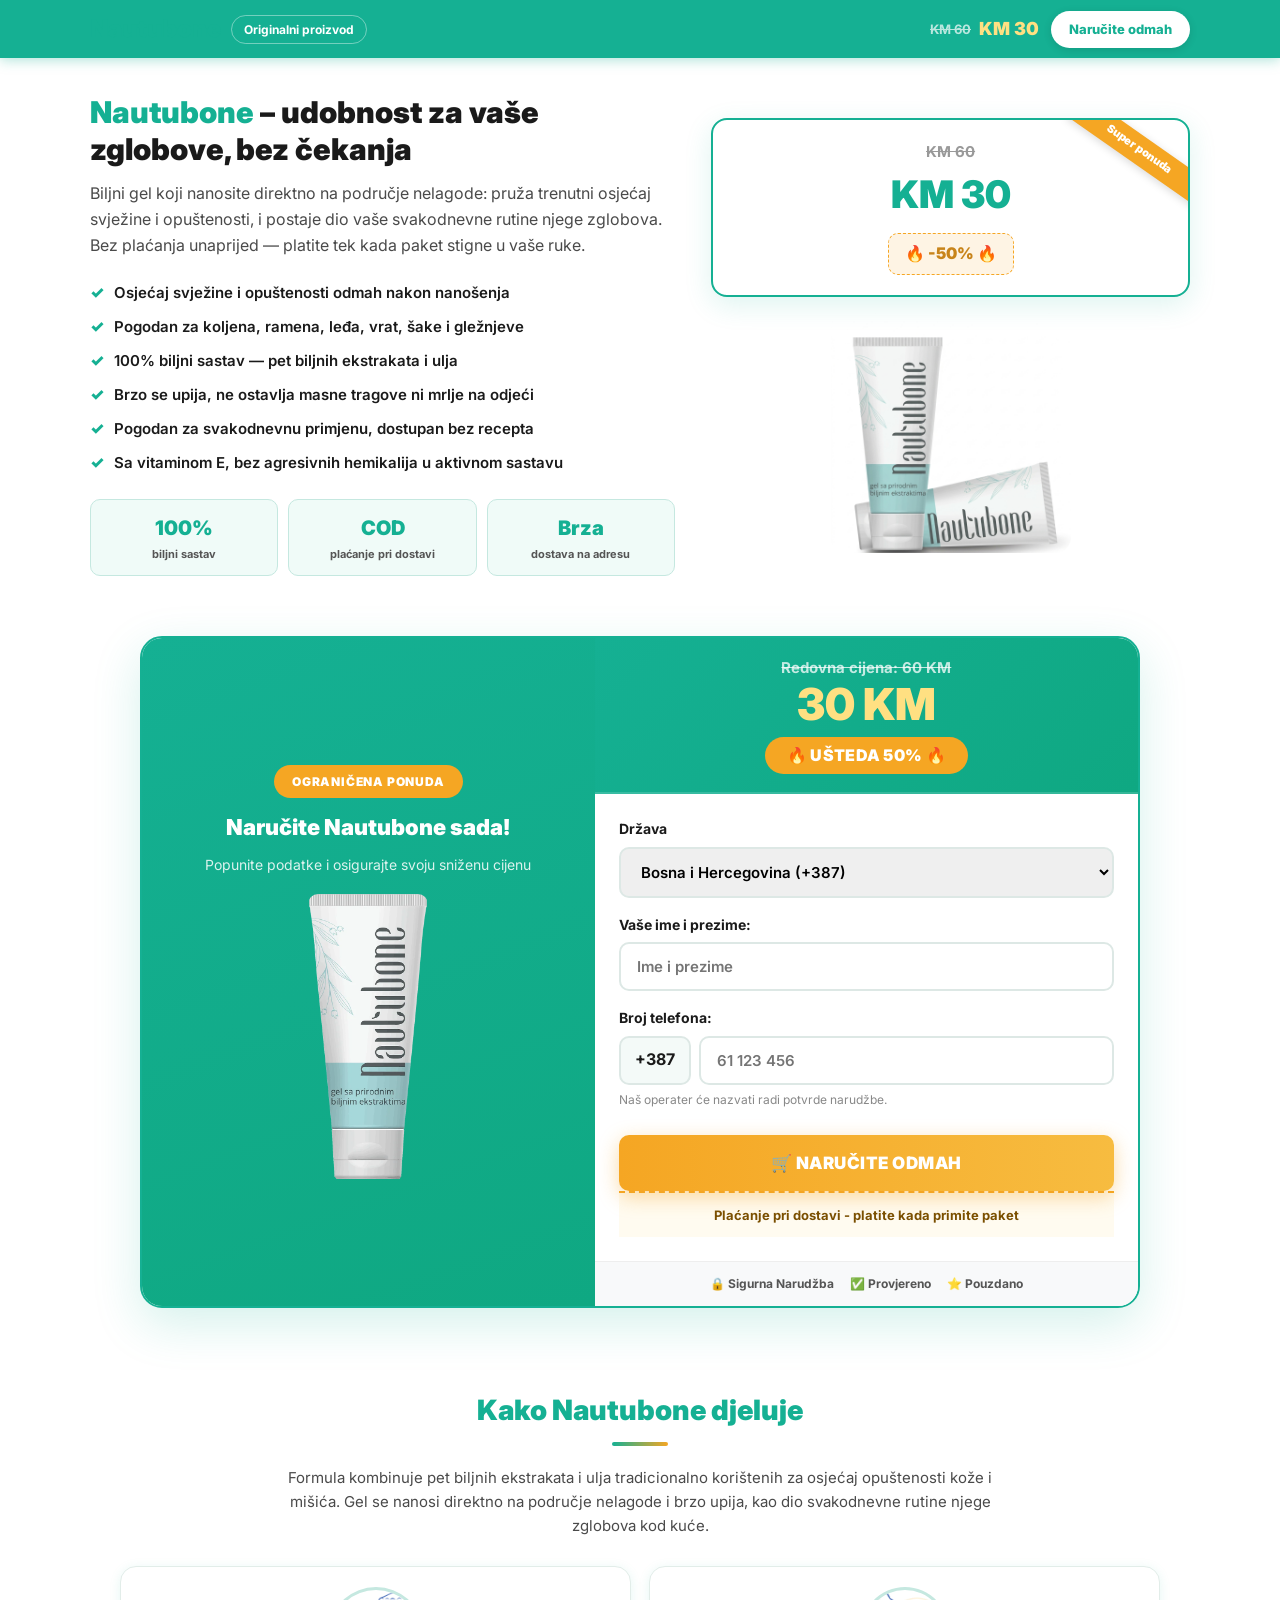
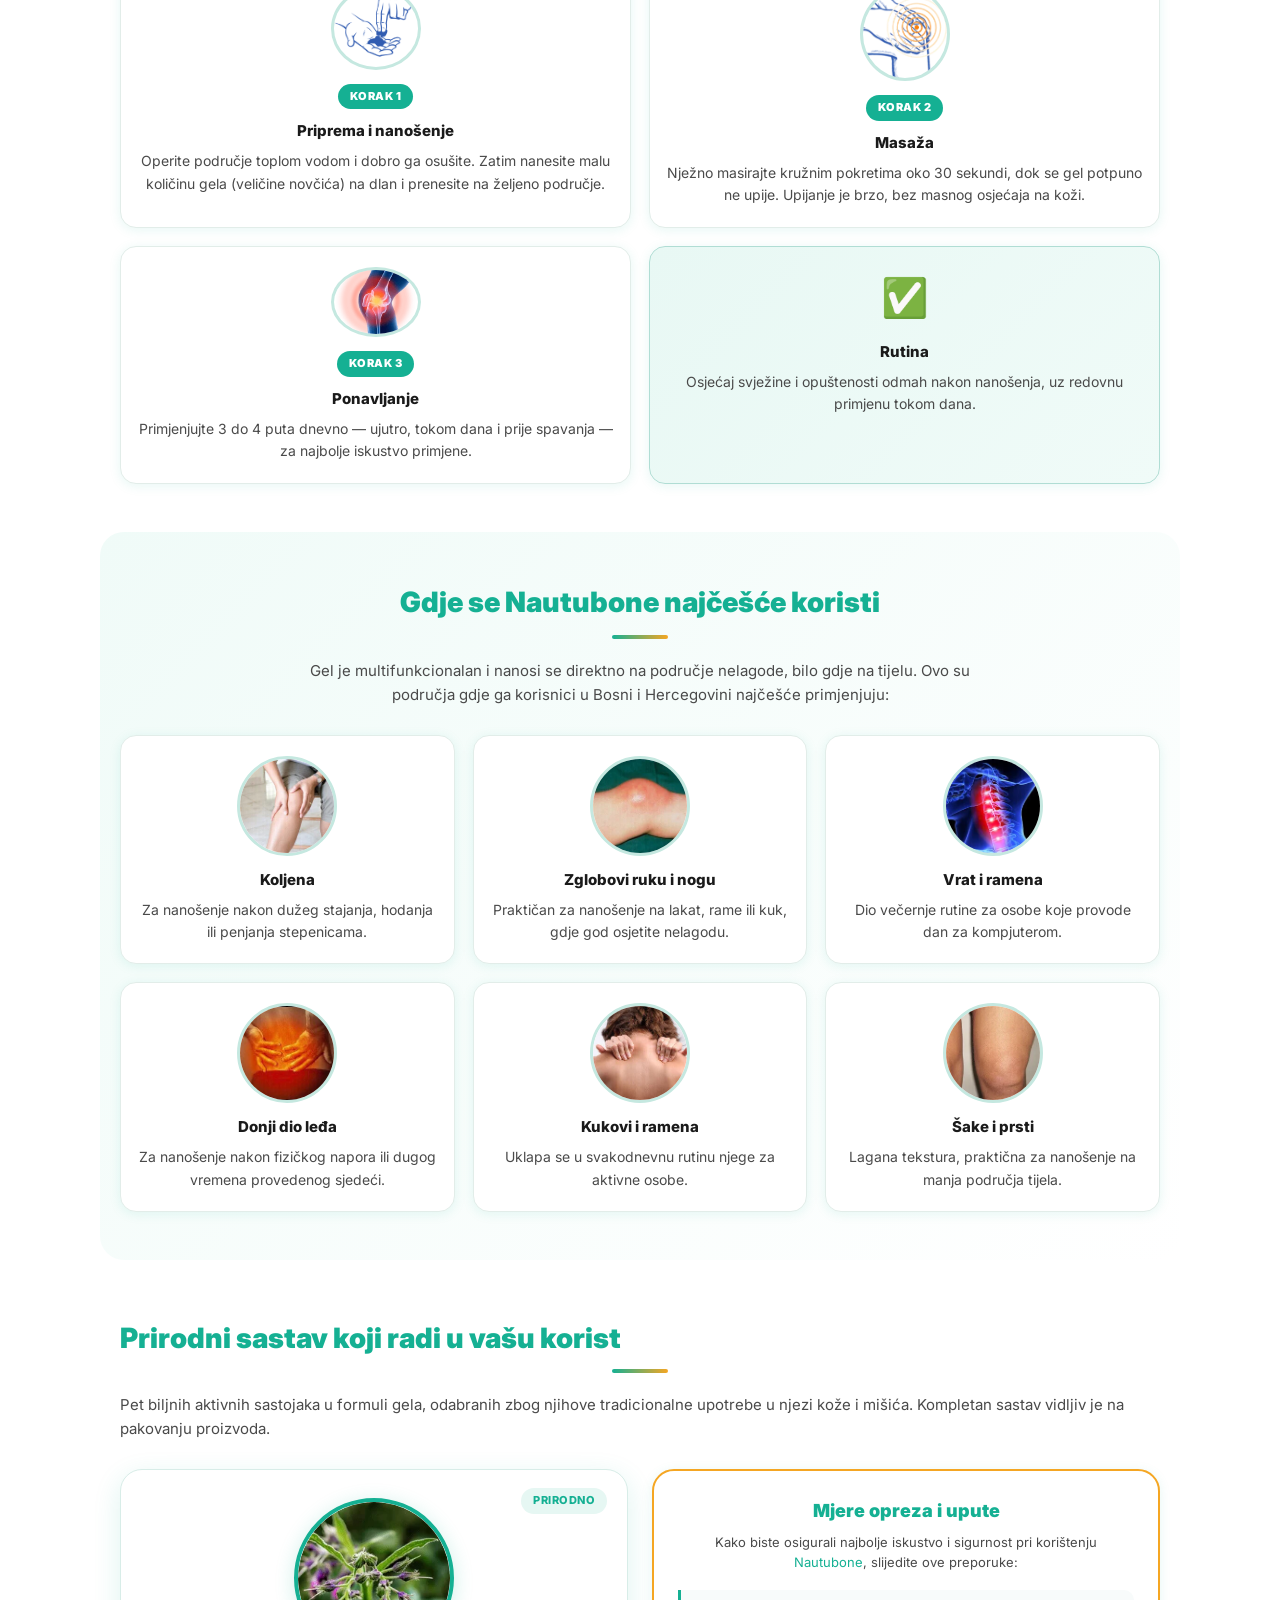
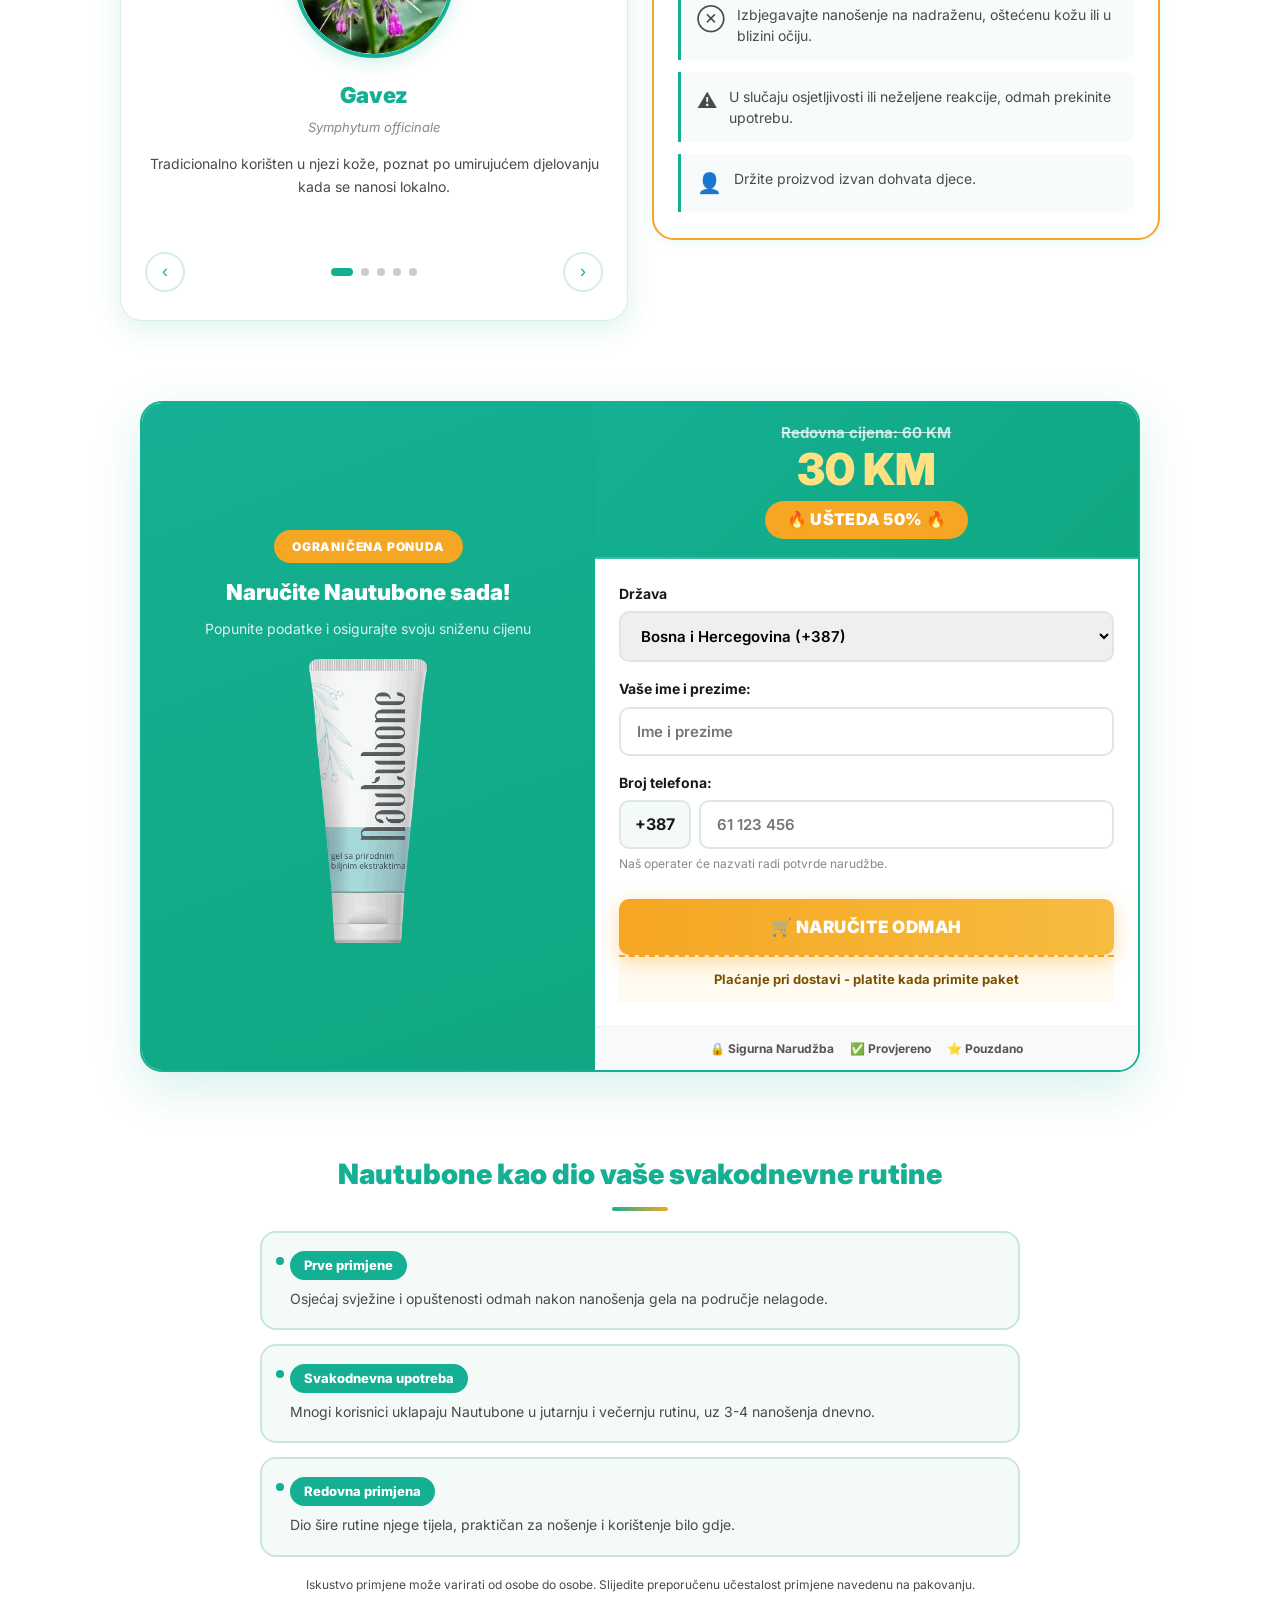
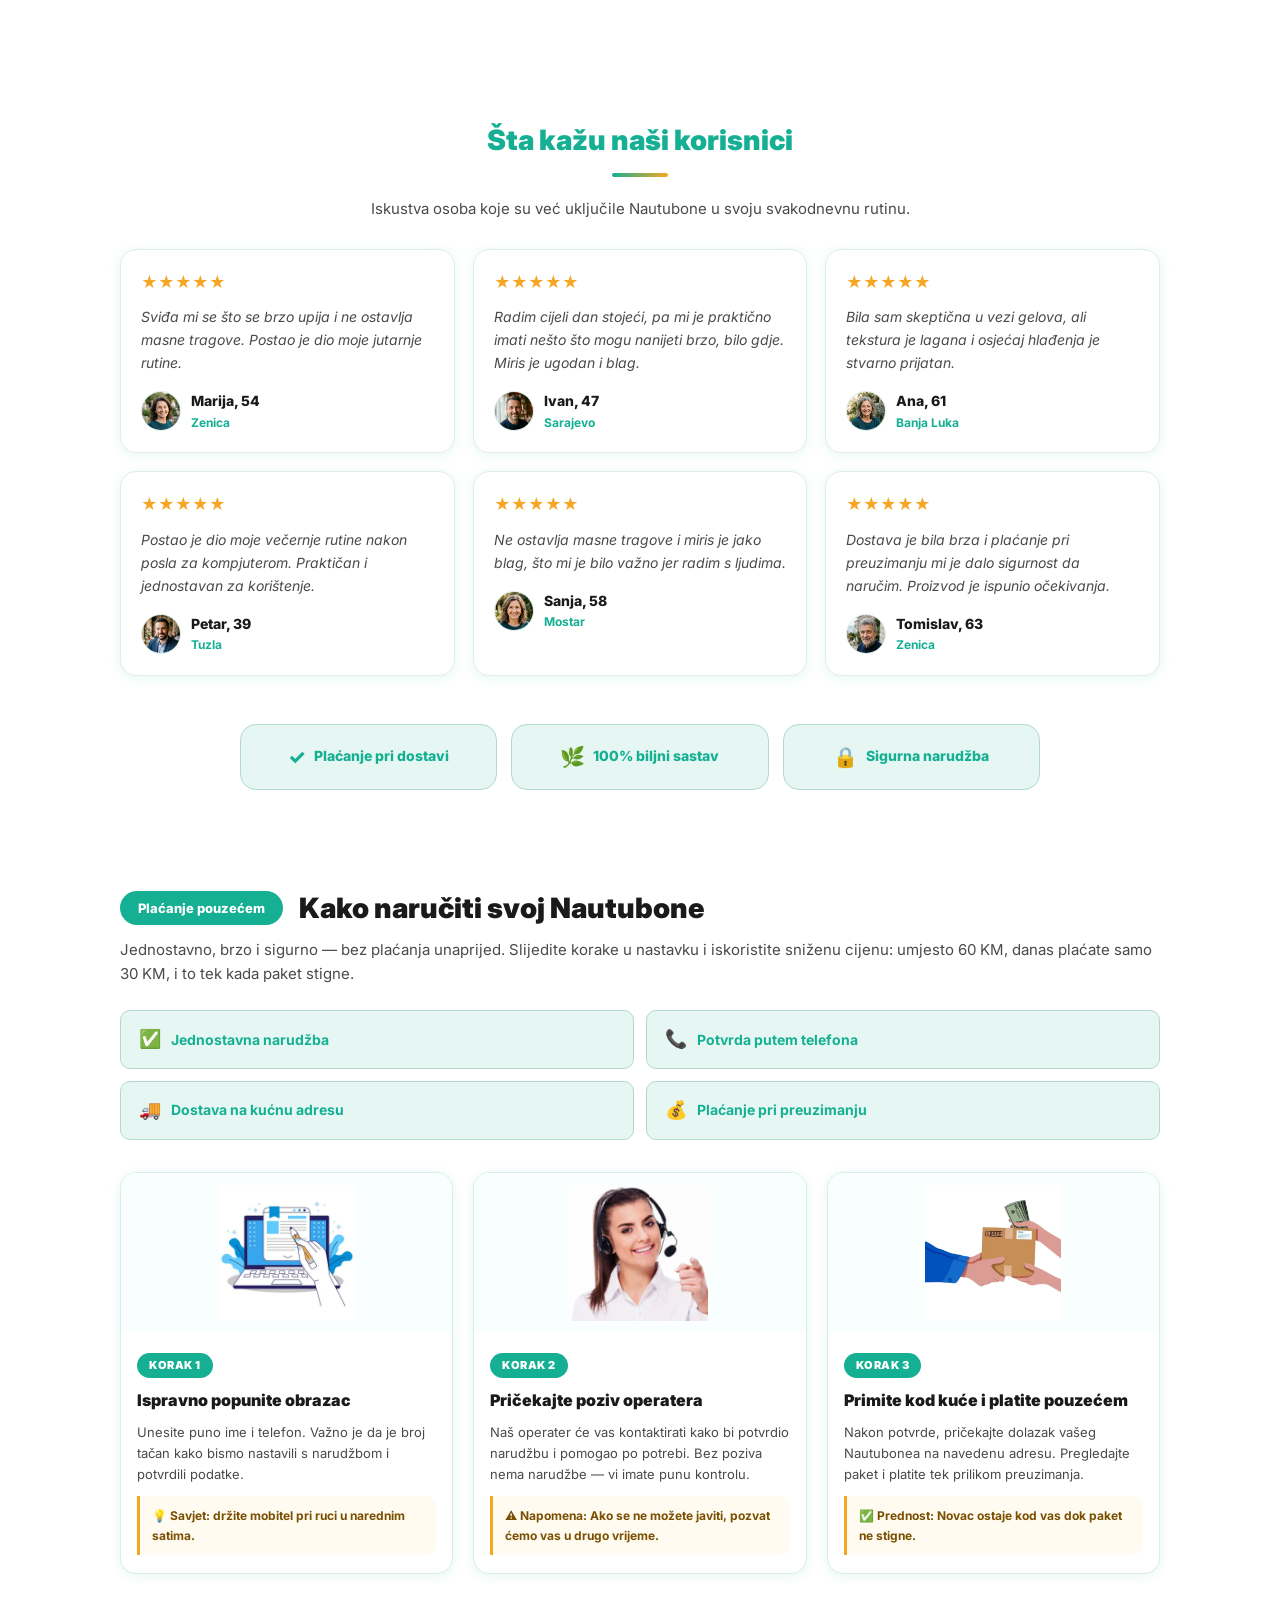
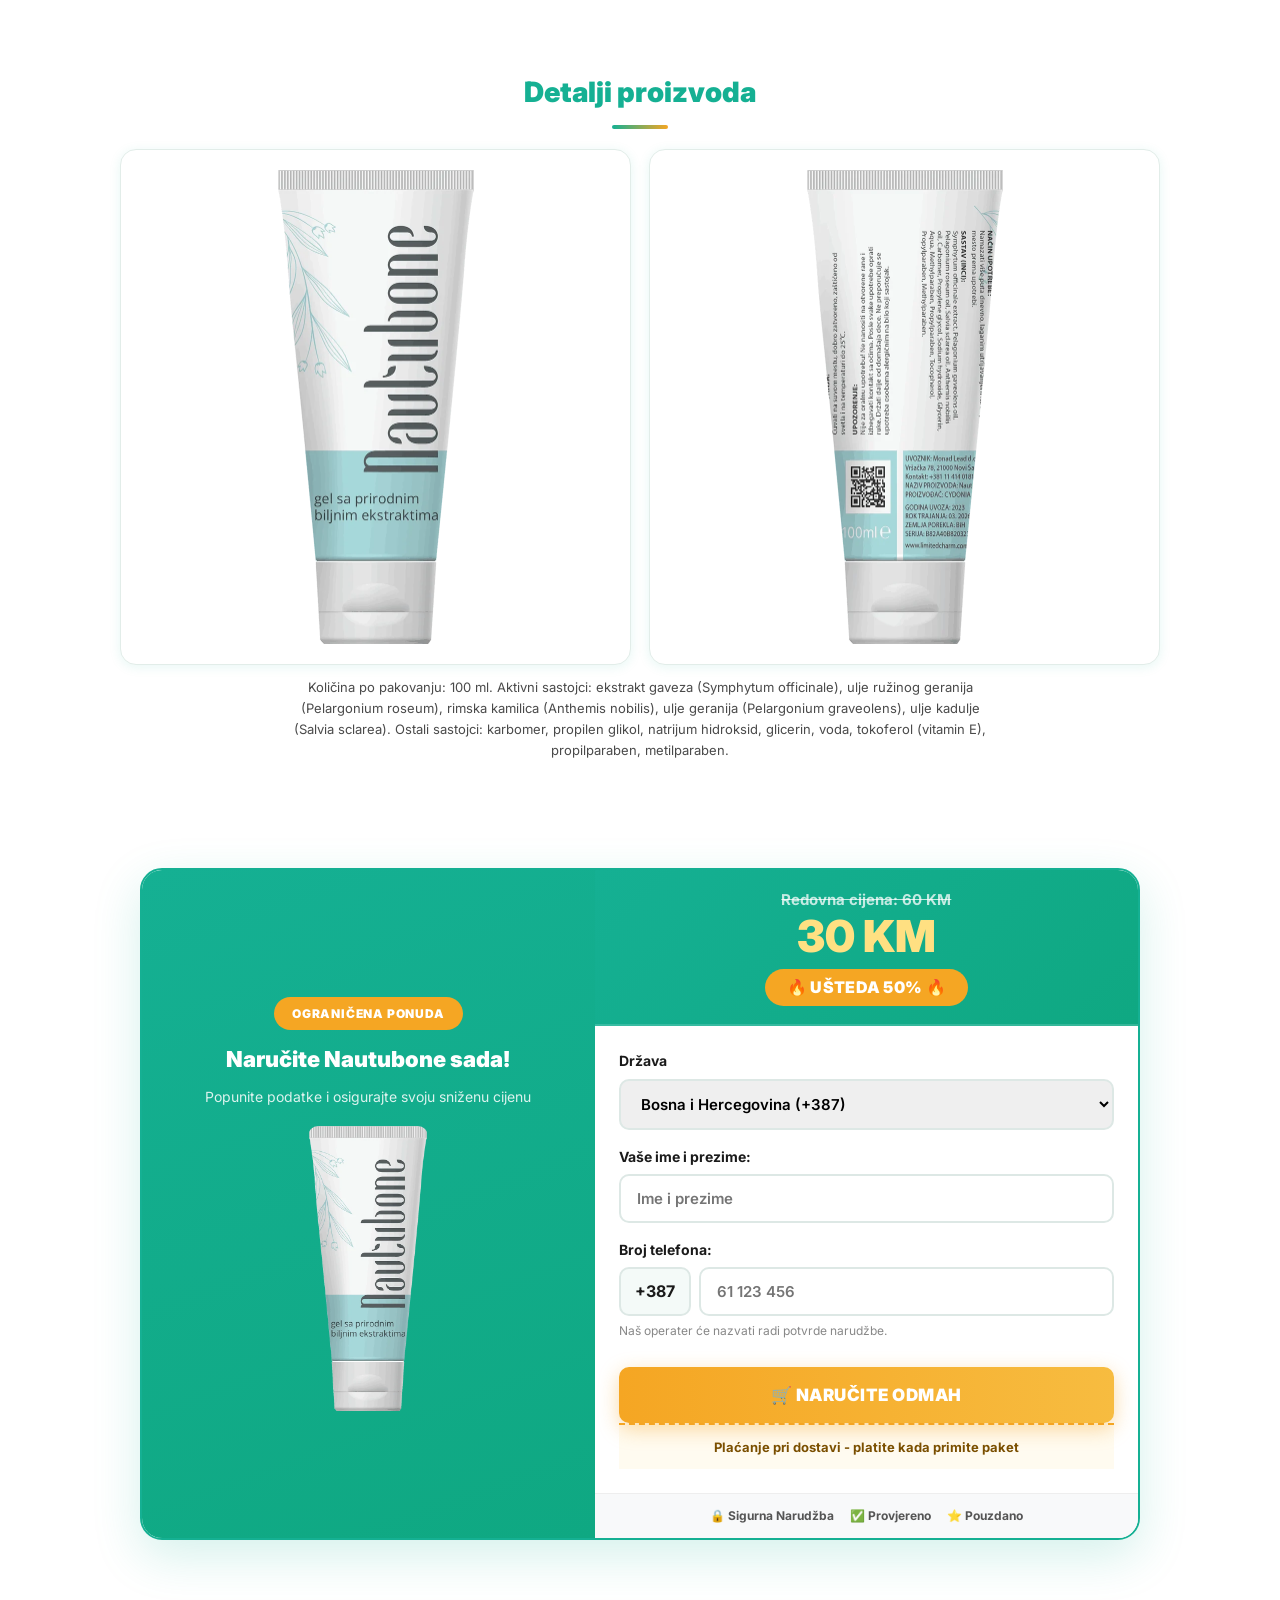
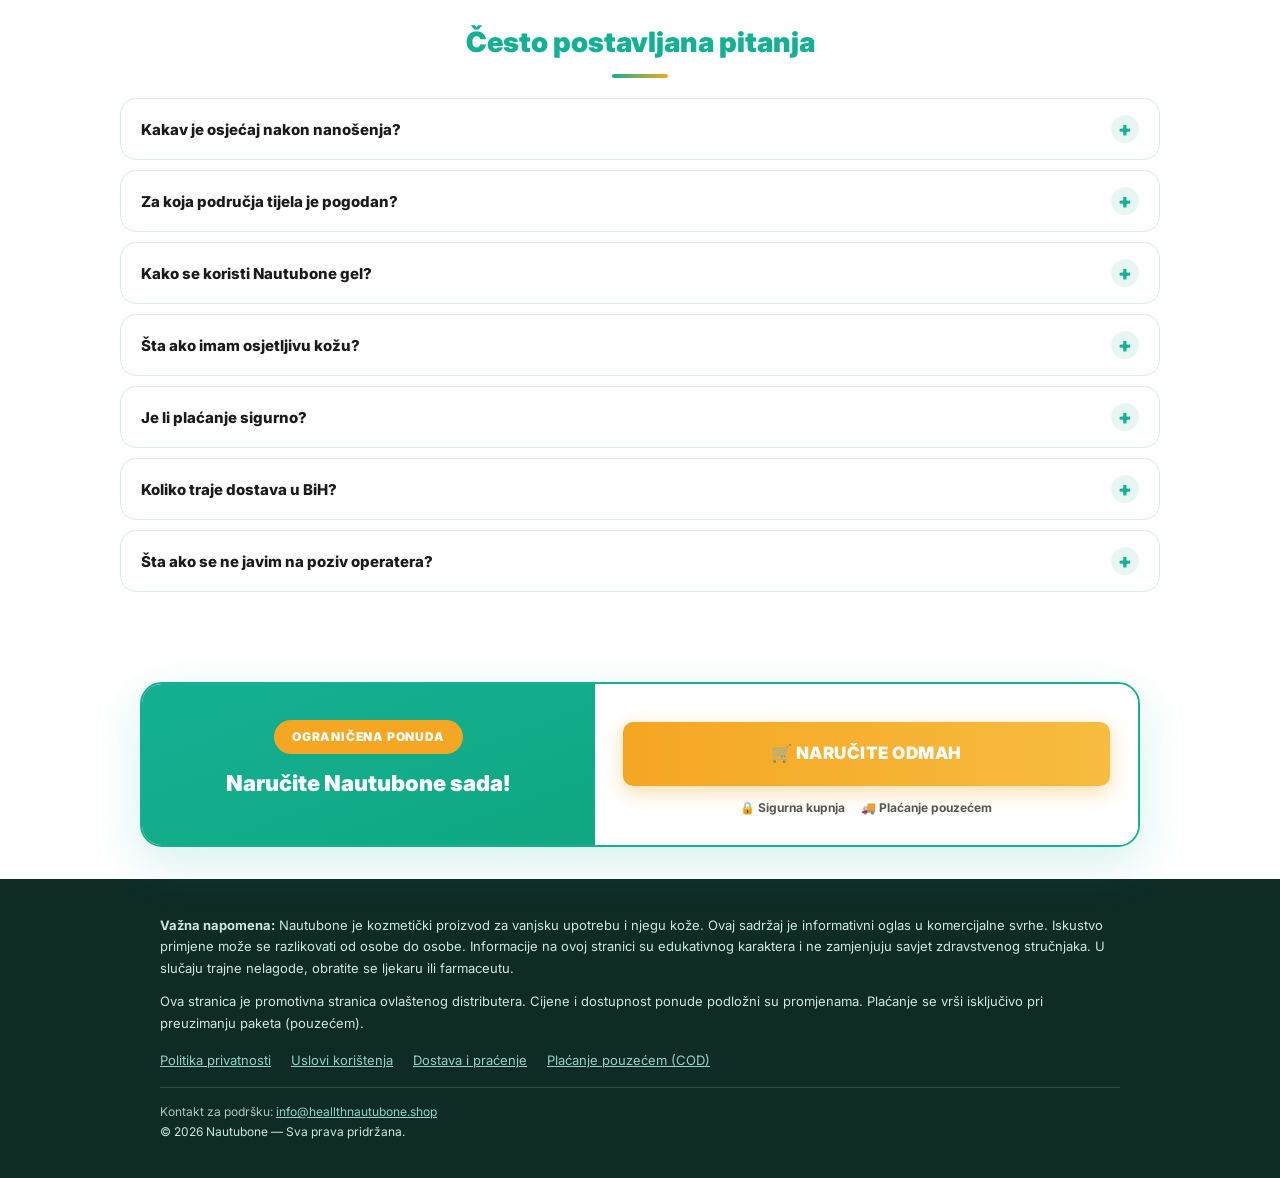
<file: index.html>
<!DOCTYPE html>
<html lang="bs-BA">
<head>
<meta charset="UTF-8">
<title>Nautubone Gel – 50% Popusta | Plaćanje Pri Dostavi u BiH</title>
<meta name="description" content="Nautubone gel sa 100% biljnim sastavom za svakodnevnu njegu zglobova. Sada 30 KM umjesto 60 KM. Naručite online i platite tek kada primite paket na kućnu adresu.">
<meta name="keywords" content="nautubone, nautubone gel, nautubone cijena, gel za zglobove, gel za koljena, nautubone bih, plaćanje pri dostavi, prirodni gel za zglobove, nautubone naručiti">
<meta name="viewport" content="width=device-width, initial-scale=1">
<meta name="robots" content="index, follow">
<meta name="google-site-verification" content="OZ9y92gjrVGx7BCZrwjEiJqnUBSMea5Pd7iJuMbMOGk" />
<link rel="canonical" href="https://nautubone-ba.vercel.app/">

<!-- Open Graph -->
<meta property="og:type" content="website">
<meta property="og:site_name" content="Nautubone BiH">
<meta property="og:title" content="Nautubone Gel – 50% Popusta | Plaćanje Pri Dostavi">
<meta property="og:description" content="Biljni gel za svakodnevnu njegu zglobova. 30 KM umjesto 60 KM. Platite tek kada primite paket.">
<meta property="og:url" content="https://nautubone-ba.vercel.app/">
<meta property="og:image" content="https://nautubone-ba.vercel.app/img/nautubone_2tubes.jpg">
<meta property="og:locale" content="bs_BA">

<!-- Twitter Card -->
<meta name="twitter:card" content="summary_large_image">
<meta name="twitter:title" content="Nautubone Gel – 50% Popusta | Plaćanje Pri Dostavi">
<meta name="twitter:description" content="Biljni gel za svakodnevnu njegu zglobova. 30 KM umjesto 60 KM. Platite pri dostavi.">
<meta name="twitter:image" content="https://nautubone-ba.vercel.app/img/nautubone_2tubes.jpg">

<!-- Performance -->
<link rel="preconnect" href="https://nautubone-ba.vercel.app">
<link rel="dns-prefetch" href="//nautubone-ba.vercel.app">
<link rel="preload" as="image" href="img/nautubone_2tubes.jpg">
<link rel="icon" href="favicon.ico" sizes="any">
<link rel="icon" type="image/png" sizes="32x32" href="favicon-32x32.png">
<link rel="icon" type="image/png" sizes="16x16" href="favicon-16x16.png">
<link rel="apple-touch-icon" sizes="180x180" href="apple-touch-icon.png">
<meta name="theme-color" content="#0f2b26">
<link rel="stylesheet" href="css/style.css">

<!-- Schema Markup (JSON-LD @graph) -->
<script type="application/ld+json">
{
  "@context": "https://schema.org",
  "@graph": [
    {
      "@type": "Organization",
      "@id": "https://nautubone-ba.vercel.app/#organization",
      "name": "Nautubone BiH",
      "url": "https://nautubone-ba.vercel.app/",
      "logo": "https://nautubone-ba.vercel.app/img/nautubone_front.webp"
    },
    {
      "@type": "WebSite",
      "@id": "https://nautubone-ba.vercel.app/#website",
      "name": "Nautubone BiH",
      "url": "https://nautubone-ba.vercel.app/",
      "inLanguage": "bs-BA",
      "publisher": { "@id": "https://nautubone-ba.vercel.app/#organization" }
    },
    {
      "@type": "BreadcrumbList",
      "@id": "https://nautubone-ba.vercel.app/#breadcrumb",
      "itemListElement": [
        {
          "@type": "ListItem",
          "position": 1,
          "name": "Početna",
          "item": "https://nautubone-ba.vercel.app/"
        }
      ]
    },
    {
      "@type": "Product",
      "@id": "https://nautubone-ba.vercel.app/#product",
      "name": "Nautubone",
      "description": "Gel sa 100% biljnim sastavom za svakodnevnu njegu zglobova. Sadrži ekstrakt gaveza, ulje ružinog geranija, rimsku kamilicu, ulje geranija i ulje kadulje. Pakovanje od 100 ml.",
      "image": [
        "https://nautubone-ba.vercel.app/img/nautubone_2tubes.jpg",
        "https://nautubone-ba.vercel.app/img/nautubone_front.webp",
        "https://nautubone-ba.vercel.app/img/nautubone_back.webp"
      ],
      "brand": { "@type": "Brand", "name": "Nautubone" },
      "offers": {
        "@type": "Offer",
        "url": "https://nautubone-ba.vercel.app/",
        "priceCurrency": "BAM",
        "price": "30",
        "priceValidUntil": "2026-12-31",
        "availability": "https://schema.org/InStock",
        "itemCondition": "https://schema.org/NewCondition"
      }
    },
    {
      "@type": "FAQPage",
      "@id": "https://nautubone-ba.vercel.app/#faq",
      "mainEntity": [
        {
          "@type": "Question",
          "name": "Kakav je osjećaj nakon nanošenja?",
          "acceptedAnswer": {
            "@type": "Answer",
            "text": "Odmah nakon nanošenja i masaže, koža ima osjećaj svježine i opuštenosti. Iskustvo primjene može varirati od osobe do osobe."
          }
        },
        {
          "@type": "Question",
          "name": "Za koja područja tijela je pogodan?",
          "acceptedAnswer": {
            "@type": "Answer",
            "text": "Gel je multifunkcionalan i nanosi se na koljena, ramena, leđa, vrat, šake ili gležnjeve, ovisno o vašoj potrebi."
          }
        },
        {
          "@type": "Question",
          "name": "Kako se koristi Nautubone gel?",
          "acceptedAnswer": {
            "@type": "Answer",
            "text": "Operite područje toplom vodom i dobro ga osušite. Nanesite tanki sloj gela i nježno masirajte kružnim pokretima oko 30 sekundi, do potpune apsorpcije. Ponavljajte 3 do 4 puta dnevno. Ne ostavlja masne tragove."
          }
        },
        {
          "@type": "Question",
          "name": "Šta ako imam osjetljivu kožu?",
          "acceptedAnswer": {
            "@type": "Answer",
            "text": "Formula je bazirana na biljnim sastojcima poznatim po dobroj podnošljivosti. Ako je vaša koža vrlo osjetljiva, preporučujemo test na malom području prije redovne primjene. U slučaju iritacije, prekinite upotrebu."
          }
        },
        {
          "@type": "Question",
          "name": "Je li plaćanje sigurno?",
          "acceptedAnswer": {
            "@type": "Answer",
            "text": "Da. Plaćate isključivo pri dostavi, direktno dostavljaču, kada paket stigne na vašu adresu. Ne dijelite podatke kartice online niti plaćate unaprijed."
          }
        },
        {
          "@type": "Question",
          "name": "Koliko traje dostava u BiH?",
          "acceptedAnswer": {
            "@type": "Answer",
            "text": "Naš operater potvrđuje procijenjeni rok dostave telefonom nakon potvrde narudžbe, ovisno o vašoj regiji u Bosni i Hercegovini."
          }
        },
        {
          "@type": "Question",
          "name": "Šta ako se ne javim na poziv operatera?",
          "acceptedAnswer": {
            "@type": "Answer",
            "text": "Nema problema, pokušat ćemo vas ponovo kontaktirati u drugom terminu kako bismo dovršili vašu narudžbu."
          }
        }
      ]
    }
  ]
}
</script>
  <script defer
  data-tag="CDka3zNL68ExX5VdZMXxb7"
  src="https://cdn.cckdl.com/js/base.min.js">
</script>

  <!-- Google tag (gtag.js) -->
<script async src="https://www.googletagmanager.com/gtag/js?id=AW-18156534362"></script>
<script>
  window.dataLayer = window.dataLayer || [];
  function gtag(){dataLayer.push(arguments);}
  gtag('js', new Date());

  gtag('config', 'AW-18156534362');
</script>
</head>
<body>

<!-- HEADER STICKY -->
<header class="lp-header">
  <div class="lp-header-wrap">
    <div class="lp-header-left">
      <span class="lp-brand produto-nome">Nautubone</span>
      <span class="lp-chip">Originalni proizvod</span>
    </div>
    <div class="lp-header-right">
      <div class="lp-header-promo">
        <span class="old" id="price-old-value-sticky"></span>
        <span class="new" id="price-new-value-sticky"></span>
      </div>
      <a href="#formulario-oferta" class="lp-header-cta" id="header-cta-text"></a>
    </div>
  </div>
</header>

<!-- HERO -->
<section class="hero">
  <div class="hero-col-left">
    <h1><span class="produto-nome destaque">Nautubone</span> – udobnost za vaše zglobove, bez čekanja</h1>
    <p class="sub">Biljni gel koji nanosite direktno na područje nelagode: pruža trenutni osjećaj svježine i opuštenosti, i postaje dio vaše svakodnevne rutine njege zglobova. Bez plaćanja unaprijed — platite tek kada paket stigne u vaše ruke.</p>

    <ul class="beneficios">
      <li>Osjećaj svježine i opuštenosti odmah nakon nanošenja</li>
      <li>Pogodan za koljena, ramena, leđa, vrat, šake i gležnjeve</li>
      <li>100% biljni sastav — pet biljnih ekstrakata i ulja</li>
      <li>Brzo se upija, ne ostavlja masne tragove ni mrlje na odjeći</li>
      <li>Pogodan za svakodnevnu primjenu, dostupan bez recepta</li>
      <li>Sa vitaminom E, bez agresivnih hemikalija u aktivnom sastavu</li>
    </ul>

    <div class="quick-facts">
      <div><strong>100%</strong><span>biljni sastav</span></div>
      <div><strong>COD</strong><span>plaćanje pri dostavi</span></div>
      <div><strong>Brza</strong><span>dostava na adresu</span></div>
    </div>
  </div>

  <div class="hero-col-right">
    <div class="oferta-card">
      <div id="price-old-value"></div>
      <div id="price-new-value"></div>
      <div id="price-discount-value"></div>
    </div>
    <img class="product-pulse hero-product-img" src="img/nautubone_2tubes.jpg" alt="Nautubone gel za zglobove - pakovanje"
      style="max-width:240px;margin:16px auto 0;border-radius:16px;">
  </div>
</section>

<!-- ══ FORMULÁRIO 1 ═══════════════════════════════ -->
<div class="form-container" id="formulario-oferta">
  <div class="form-two-columns">
    <div class="left-column" style="text-align:center;">
      <div class="form-badge" id="form-badge"></div>
      <h2 class="form-title" id="form-title"></h2>
      <p class="form-subtitle" id="form-subtitle"></p>
      <img class="product-img-front form-product-thumb" src="" alt="" style="max-width:120px;margin:0 auto;border-radius:10px;">
    </div>
    <div class="right-column">
      <div class="form-price-box">
        <span class="old" id="form-price-old"></span>
        <span class="new" id="form-price-new"></span>
        <span class="disc" id="form-price-disc"></span>
      </div>
      <div class="form-wrapper">
        <form id="order_form" method="post">
          <div class="form-group">
            <label class="form-label" id="label-pais" for="country_code_selector"></label>
            <select class="form-input" id="country_code_selector" name="country" required>
              <option id="pais-option" value="" selected></option>
            </select>
          </div>
          <div class="form-group">
            <label class="form-label" id="label-nome" for="label_name"></label>
            <input class="form-input" id="label_name" name="name" type="text" autocomplete="name" required>
          </div>
          <div class="form-group">
            <label class="form-label" id="label-telefone" for="label_phone"></label>
            <div class="phone-group">
              <span class="phone-ddi" id="phone-ddi"></span>
              <input class="form-input" id="label_phone" name="phone" type="tel" autocomplete="tel" required>
            </div>
            <small class="form-help" id="ajuda-telefone"></small>
          </div>
          <button type="submit" class="cta-button"><span id="cta-button-text"></span></button>
        </form>
        <div class="payment-info"><p id="payment-info-text"></p></div>
      </div>
      <div class="form-trust">
        <div class="form-trust-item">🔒 Sigurna Narudžba</div>
        <div class="form-trust-item">✅ Provjereno</div>
        <div class="form-trust-item">⭐ Pouzdano</div>
      </div>
    </div>
  </div>
</div>

<!-- MECANISMO -->
<section class="section anim">
  <h2>Kako <span class="produto-nome">Nautubone</span> djeluje</h2>
  <div class="section-divider"></div>
  <p class="lead">Formula kombinuje pet biljnih ekstrakata i ulja tradicionalno korištenih za osjećaj opuštenosti kože i mišića. Gel se nanosi direktno na područje nelagode i brzo upija, kao dio svakodnevne rutine njege zglobova kod kuće.</p>
  <div class="grid-cards">
    <div class="card-simple anim">
      <img src="img/htu-item1.webp" alt="Priprema i nanošenje gela" style="max-width:90px;margin:0 auto 12px;border-radius:50%;border:3px solid #c5e8e0;">
      <span class="step-badge">Korak 1</span>
      <strong>Priprema i nanošenje</strong><p>Operite područje toplom vodom i dobro ga osušite. Zatim nanesite malu količinu gela (veličine novčića) na dlan i prenesite na željeno područje.</p>
    </div>
    <div class="card-simple anim">
      <img src="img/htu-item2.webp" alt="Masaža gela" style="max-width:90px;margin:0 auto 12px;border-radius:50%;border:3px solid #c5e8e0;">
      <span class="step-badge">Korak 2</span>
      <strong>Masaža</strong><p>Nježno masirajte kružnim pokretima oko 30 sekundi, dok se gel potpuno ne upije. Upijanje je brzo, bez masnog osjećaja na koži.</p>
    </div>
    <div class="card-simple anim">
      <img src="img/block-bg3.webp" alt="Redovna primjena" style="max-width:90px;margin:0 auto 12px;border-radius:50%;border:3px solid #c5e8e0;">
      <span class="step-badge">Korak 3</span>
      <strong>Ponavljanje</strong><p>Primjenjujte 3 do 4 puta dnevno — ujutro, tokom dana i prije spavanja — za najbolje iskustvo primjene.</p>
    </div>
    <div class="card-simple anim" style="background:linear-gradient(135deg,#e8f8f4,#f0fbf8);border-color:#b0ddd4;">
      <div style="font-size:38px;margin:0 auto 12px;">✅</div>
      <strong>Rutina</strong><p>Osjećaj svježine i opuštenosti odmah nakon nanošenja, uz redovnu primjenu tokom dana.</p>
    </div>
  </div>
</section>

<!-- ÁREAS DE APLICAÇÃO -->
<section class="section anim" style="background:linear-gradient(135deg,#f0fbf8 0%,#fff 100%);border-radius:24px;max-width:1080px;margin:0 auto 8px;">
  <h2>Gdje se Nautubone najčešće koristi</h2>
  <div class="section-divider"></div>
  <p class="lead">Gel je multifunkcionalan i nanosi se direktno na područje nelagode, bilo gdje na tijelu. Ovo su područja gdje ga korisnici u Bosni i Hercegovini najčešće primjenjuju:</p>
  <div class="grid-cards" style="grid-template-columns:repeat(3,1fr);">
    <div class="card-simple anim">
      <img src="img/area_koljena.webp" alt="Njega područja koljena" style="max-width:100px;border-radius:50%;margin:0 auto 12px;border:3px solid #c5e8e0;">
      <strong>Koljena</strong><p>Za nanošenje nakon dužeg stajanja, hodanja ili penjanja stepenicama.</p>
    </div>
    <div class="card-simple anim">
      <img src="img/area_zglobovi.webp" alt="Njega zglobova ruku i nogu" style="max-width:100px;border-radius:50%;margin:0 auto 12px;border:3px solid #c5e8e0;">
      <strong>Zglobovi ruku i nogu</strong><p>Praktičan za nanošenje na lakat, rame ili kuk, gdje god osjetite nelagodu.</p>
    </div>
    <div class="card-simple anim">
      <img src="img/area_vrat_ramena.webp" alt="Njega vrata i ramena" style="max-width:100px;border-radius:50%;margin:0 auto 12px;border:3px solid #c5e8e0;">
      <strong>Vrat i ramena</strong><p>Dio večernje rutine za osobe koje provode dan za kompjuterom.</p>
    </div>
    <div class="card-simple anim">
      <img src="img/area_ledja.webp" alt="Njega donjeg dijela leđa" style="max-width:100px;border-radius:50%;margin:0 auto 12px;border:3px solid #c5e8e0;">
      <strong>Donji dio leđa</strong><p>Za nanošenje nakon fizičkog napora ili dugog vremena provedenog sjedeći.</p>
    </div>
    <div class="card-simple anim">
      <img src="img/area_kukovi.webp" alt="Njega kukova i ramena" style="max-width:100px;border-radius:50%;margin:0 auto 12px;border:3px solid #c5e8e0;">
      <strong>Kukovi i ramena</strong><p>Uklapa se u svakodnevnu rutinu njege za aktivne osobe.</p>
    </div>
    <div class="card-simple anim">
      <img src="img/area_sake_prsti.webp" alt="Njega šaka i prstiju" style="max-width:100px;border-radius:50%;margin:0 auto 12px;border:3px solid #c5e8e0;">
      <strong>Šake i prsti</strong><p>Lagana tekstura, praktična za nanošenje na manja područja tijela.</p>
    </div>
  </div>
</section>

<!-- ══ INGREDIENTES CAROUSEL ══════════════════════ -->
<section class="ingredients-section anim">
  <h2>Prirodni sastav koji radi u vašu korist</h2>
  <div class="section-divider"></div>
  <p class="lead">Pet biljnih aktivnih sastojaka u formuli gela, odabranih zbog njihove tradicionalne upotrebe u njezi kože i mišića. Kompletan sastav vidljiv je na pakovanju proizvoda.</p>

  <div class="ingredients-layout">
    <div class="carousel-wrap">
      <span class="carousel-badge">Prirodno</span>
      <div class="carousel-img-wrap">
        <img id="carousel-img" src="img/Symphytum_officinale.webp" alt="Gavez - Symphytum officinale">
      </div>
      <div class="carousel-name" id="carousel-name">Gavez</div>
      <div class="carousel-latin" id="carousel-latin">Symphytum officinale</div>
      <div class="carousel-desc" id="carousel-desc">Tradicionalno korišten u njezi kože, poznat po umirujućem djelovanju kada se nanosi lokalno.</div>
      <div class="carousel-nav">
        <button class="carousel-arrow" id="carousel-prev" aria-label="Prethodni">&#8249;</button>
        <div class="carousel-dots" id="carousel-dots"></div>
        <button class="carousel-arrow" id="carousel-next" aria-label="Sljedeći">&#8250;</button>
      </div>
    </div>

    <div class="precautions-panel anim">
      <h3>Mjere opreza i upute</h3>
      <p class="prec-sub">Kako biste osigurali najbolje iskustvo i sigurnost pri korištenju <span class="produto-nome">Nautubone</span>, slijedite ove preporuke:</p>
      <div class="prec-item">
        <span class="prec-icon">⊗</span>
        <span>Izbjegavajte nanošenje na nadraženu, oštećenu kožu ili u blizini očiju.</span>
      </div>
      <div class="prec-item">
        <span class="prec-icon">⚠</span>
        <span>U slučaju osjetljivosti ili neželjene reakcije, odmah prekinite upotrebu.</span>
      </div>
      <div class="prec-item">
        <span class="prec-icon">👤</span>
        <span>Držite proizvod izvan dohvata djece.</span>
      </div>
    </div>
  </div>
</section>

<!-- ══ FORMULÁRIO 2 ══════════ -->
<div class="form-container anim" id="formulario-oferta-2">
  <div class="form-two-columns">
    <div class="left-column" style="text-align:center;">
      <div class="form-badge" id="form-badge-2"></div>
      <h2 class="form-title" id="form-title-2"></h2>
      <p class="form-subtitle" id="form-subtitle-2"></p>
      <img class="product-img-front form-product-thumb" src="" alt="" style="max-width:120px;margin:0 auto;border-radius:10px;">
    </div>
    <div class="right-column">
      <div class="form-price-box">
        <span class="old" id="form2-price-old"></span>
        <span class="new" id="form2-price-new"></span>
        <span class="disc" id="form2-price-disc"></span>
      </div>
      <div class="form-wrapper">
        <form id="order_form_2" method="post">
          <div class="form-group">
            <label class="form-label" for="country_f2">Država</label>
            <select class="form-input" id="country_f2" name="country" required>
              <option id="country-f2" value="" selected></option>
            </select>
          </div>
          <div class="form-group">
            <label class="form-label" for="name_f2">Vaše ime i prezime:</label>
            <input class="form-input" id="name_f2" name="name" type="text" autocomplete="name" required>
          </div>
          <div class="form-group">
            <label class="form-label" for="phone_f2">Broj telefona:</label>
            <div class="phone-group">
              <span class="phone-ddi" id="ddi-f2"></span>
              <input class="form-input" id="phone_f2" name="phone" type="tel" autocomplete="tel" required>
            </div>
            <small class="form-help">Naš operater će nazvati radi potvrde narudžbe.</small>
          </div>
          <button type="submit" class="cta-button"><span id="cta-text-2"></span></button>
        </form>
        <div class="payment-info"><p id="payment-info-2"></p></div>
      </div>
      <div class="form-trust">
        <div class="form-trust-item">🔒 Sigurna Narudžba</div>
        <div class="form-trust-item">✅ Provjereno</div>
        <div class="form-trust-item">⭐ Pouzdano</div>
      </div>
    </div>
  </div>
</div>

<!-- ROTINA DE USO -->
<section class="section anim">
  <h2>Nautubone kao dio vaše svakodnevne rutine</h2>
  <div class="section-divider"></div>
  <div class="timeline">
    <div class="card anim"><span class="when">Prve primjene</span><p>Osjećaj svježine i opuštenosti odmah nakon nanošenja gela na područje nelagode.</p></div>
    <div class="card anim"><span class="when">Svakodnevna upotreba</span><p>Mnogi korisnici uklapaju Nautubone u jutarnju i večernju rutinu, uz 3-4 nanošenja dnevno.</p></div>
    <div class="card anim"><span class="when">Redovna primjena</span><p>Dio šire rutine njege tijela, praktičan za nošenje i korištenje bilo gdje.</p></div>
  </div>
  <p class="lead" style="margin-top:18px;font-size:12px;">Iskustvo primjene može varirati od osobe do osobe. Slijedite preporučenu učestalost primjene navedenu na pakovanju.</p>
</section>

<!-- DEPOIMENTOS -->
<section class="section anim">
  <h2>Šta kažu naši korisnici</h2>
  <div class="section-divider"></div>
  <p class="lead">Iskustva osoba koje su već uključile Nautubone u svoju svakodnevnu rutinu.</p>
  <div class="testimonials-grid">
    <div class="testimonial-card anim">
      <div class="testimonial-stars">★★★★★</div>
      <p class="testimonial-text">Sviđa mi se što se brzo upija i ne ostavlja masne tragove. Postao je dio moje jutarnje rutine.</p>
      <div class="testimonial-author">
        <img class="testimonial-avatar" src="img/avatar_marija.webp" alt="Marija">
        <div><div class="testimonial-name">Marija, 54</div><div class="testimonial-result">Zenica</div></div>
      </div>
    </div>
    <div class="testimonial-card anim">
      <div class="testimonial-stars">★★★★★</div>
      <p class="testimonial-text">Radim cijeli dan stojeći, pa mi je praktično imati nešto što mogu nanijeti brzo, bilo gdje. Miris je ugodan i blag.</p>
      <div class="testimonial-author">
        <img class="testimonial-avatar" src="img/avatar_ivan.webp" alt="Ivan">
        <div><div class="testimonial-name">Ivan, 47</div><div class="testimonial-result">Sarajevo</div></div>
      </div>
    </div>
    <div class="testimonial-card anim">
      <div class="testimonial-stars">★★★★★</div>
      <p class="testimonial-text">Bila sam skeptična u vezi gelova, ali tekstura je lagana i osjećaj hlađenja je stvarno prijatan.</p>
      <div class="testimonial-author">
        <img class="testimonial-avatar" src="img/avatar_ana.webp" alt="Ana">
        <div><div class="testimonial-name">Ana, 61</div><div class="testimonial-result">Banja Luka</div></div>
      </div>
    </div>
    <div class="testimonial-card anim">
      <div class="testimonial-stars">★★★★★</div>
      <p class="testimonial-text">Postao je dio moje večernje rutine nakon posla za kompjuterom. Praktičan i jednostavan za korištenje.</p>
      <div class="testimonial-author">
        <img class="testimonial-avatar" src="img/avatar_petar.webp" alt="Petar">
        <div><div class="testimonial-name">Petar, 39</div><div class="testimonial-result">Tuzla</div></div>
      </div>
    </div>
    <div class="testimonial-card anim">
      <div class="testimonial-stars">★★★★★</div>
      <p class="testimonial-text">Ne ostavlja masne tragove i miris je jako blag, što mi je bilo važno jer radim s ljudima.</p>
      <div class="testimonial-author">
        <img class="testimonial-avatar" src="img/avatar_sanja.webp" alt="Sanja">
        <div><div class="testimonial-name">Sanja, 58</div><div class="testimonial-result">Mostar</div></div>
      </div>
    </div>
    <div class="testimonial-card anim">
      <div class="testimonial-stars">★★★★★</div>
      <p class="testimonial-text">Dostava je bila brza i plaćanje pri preuzimanju mi je dalo sigurnost da naručim. Proizvod je ispunio očekivanja.</p>
      <div class="testimonial-author">
        <img class="testimonial-avatar" src="img/avatar_tomislav.webp" alt="Tomislav">
        <div><div class="testimonial-name">Tomislav, 63</div><div class="testimonial-result">Zenica</div></div>
      </div>
    </div>
  </div>
</section>

<!-- TRUST ROW -->
<section class="section" style="padding-top:0;">
  <div class="trust-row">
    <div class="trust-card"><span class="trust-icon">✓</span> Plaćanje pri dostavi</div>
    <div class="trust-card"><span class="trust-icon">🌿</span> 100% biljni sastav</div>
    <div class="trust-card"><span class="trust-icon">🔒</span> Sigurna narudžba</div>
  </div>
</section>

<!-- ══ KAKO NARUČITI ═══════════════════════════ -->
<section class="order-section anim">
  <div class="order-header">
    <span class="order-pill">Plaćanje pouzećem</span>
    <h2>Kako naručiti svoj Nautubone</h2>
  </div>
  <p class="order-sub">Jednostavno, brzo i sigurno — bez plaćanja unaprijed. Slijedite korake u nastavku i iskoristite sniženu cijenu: umjesto <span id="order-price-old"></span>, danas plaćate samo <span id="order-price-new"></span>, i to tek kada paket stigne.</p>

  <div class="order-trust-grid">
    <div class="order-trust-item"><span>✅</span> Jednostavna narudžba</div>
    <div class="order-trust-item"><span>📞</span> Potvrda putem telefona</div>
    <div class="order-trust-item"><span>🚚</span> Dostava na kućnu adresu</div>
    <div class="order-trust-item"><span>💰</span> Plaćanje pri preuzimanju</div>
  </div>

  <div class="order-steps">
    <div class="order-step anim">
      <img class="order-step-img" src="img/order_step1.webp" alt="Ispunite obrazac">
      <div class="order-step-body">
        <span class="order-step-label">Korak 1</span>
        <h3>Ispravno popunite obrazac</h3>
        <p>Unesite puno ime i telefon. Važno je da je broj tačan kako bismo nastavili s narudžbom i potvrdili podatke.</p>
        <div class="order-tip">💡 Savjet: držite mobitel pri ruci u narednim satima.</div>
      </div>
    </div>
    <div class="order-step anim">
      <img class="order-step-img" src="img/order_step2.webp" alt="Poziv operatera">
      <div class="order-step-body">
        <span class="order-step-label">Korak 2</span>
        <h3>Pričekajte poziv operatera</h3>
        <p>Naš operater će vas kontaktirati kako bi potvrdio narudžbu i pomogao po potrebi. Bez poziva nema narudžbe — vi imate punu kontrolu.</p>
        <div class="order-tip">⚠ Napomena: Ako se ne možete javiti, pozvat ćemo vas u drugo vrijeme.</div>
      </div>
    </div>
    <div class="order-step anim">
      <img class="order-step-img" src="img/order_step3.webp" alt="Dostava i plaćanje">
      <div class="order-step-body">
        <span class="order-step-label">Korak 3</span>
        <h3>Primite kod kuće i platite pouzećem</h3>
        <p>Nakon potvrde, pričekajte dolazak vašeg Nautubonea na navedenu adresu. Pregledajte paket i platite tek prilikom preuzimanja.</p>
        <div class="order-tip">✅ Prednost: Novac ostaje kod vas dok paket ne stigne.</div>
      </div>
    </div>
  </div>
</section>

<!-- DETALHES DO PRODUTO -->
<section class="section anim">
  <h2>Detalji proizvoda</h2>
  <div class="section-divider"></div>
  <div class="product-detail-grid">
    <div class="card-simple product-detail-card"><img src="img/nautubone_front.webp" alt="Nautubone gel - prednja strana" style="max-width:200px;margin:0 auto;"></div>
    <div class="card-simple product-detail-card"><img src="img/nautubone_back.webp" alt="Nautubone - sastav i upute" style="max-width:200px;margin:0 auto;"></div>
  </div>
  <p class="lead" style="margin-top:12px;font-size:13px;">Količina po pakovanju: 100 ml. Aktivni sastojci: ekstrakt gaveza (Symphytum officinale), ulje ružinog geranija (Pelargonium roseum), rimska kamilica (Anthemis nobilis), ulje geranija (Pelargonium graveolens), ulje kadulje (Salvia sclarea). Ostali sastojci: karbomer, propilen glikol, natrijum hidroksid, glicerin, voda, tokoferol (vitamin E), propilparaben, metilparaben.</p>
</section>

<!-- ══ FORMULÁRIO 3 ═══════════════ -->
<div class="form-container anim" id="formulario-oferta-3">
  <div class="form-two-columns">
    <div class="left-column" style="text-align:center;">
      <div class="form-badge" id="form-badge-3"></div>
      <h2 class="form-title" id="form-title-3"></h2>
      <p class="form-subtitle" id="form-subtitle-3"></p>
      <img class="product-img-front form-product-thumb" src="" alt="" style="max-width:120px;margin:0 auto;border-radius:10px;">
    </div>
    <div class="right-column">
      <div class="form-price-box">
        <span class="old" id="form3-price-old"></span>
        <span class="new" id="form3-price-new"></span>
        <span class="disc" id="form3-price-disc"></span>
      </div>
      <div class="form-wrapper">
        <form id="order_form_3" method="post">
          <div class="form-group">
            <label class="form-label" for="country_f3">Država</label>
            <select class="form-input" id="country_f3" name="country" required>
              <option id="country-f3" value="" selected></option>
            </select>
          </div>
          <div class="form-group">
            <label class="form-label" for="name_f3">Vaše ime i prezime:</label>
            <input class="form-input" id="name_f3" name="name" type="text" autocomplete="name" required>
          </div>
          <div class="form-group">
            <label class="form-label" for="phone_f3">Broj telefona:</label>
            <div class="phone-group">
              <span class="phone-ddi" id="ddi-f3"></span>
              <input class="form-input" id="phone_f3" name="phone" type="tel" autocomplete="tel" required>
            </div>
            <small class="form-help">Naš operater će nazvati radi potvrde narudžbe.</small>
          </div>
          <button type="submit" class="cta-button"><span id="cta-text-3"></span></button>
        </form>
        <div class="payment-info"><p id="payment-info-3"></p></div>
      </div>
      <div class="form-trust">
        <div class="form-trust-item">🔒 Sigurna Narudžba</div>
        <div class="form-trust-item">✅ Provjereno</div>
        <div class="form-trust-item">⭐ Pouzdano</div>
      </div>
    </div>
  </div>
</div>

<!-- FAQ -->
<section class="section anim" id="faq">
  <h2>Često postavljana pitanja</h2>
  <div class="section-divider"></div>

  <div class="faq-item anim">
    <button class="faq-question" aria-expanded="false">
      Kakav je osjećaj nakon nanošenja?
      <span class="faq-icon">+</span>
    </button>
    <div class="faq-answer">Odmah nakon nanošenja i masaže, koža ima osjećaj svježine i opuštenosti. Iskustvo primjene može varirati od osobe do osobe.</div>
  </div>

  <div class="faq-item anim">
    <button class="faq-question" aria-expanded="false">
      Za koja područja tijela je pogodan?
      <span class="faq-icon">+</span>
    </button>
    <div class="faq-answer">Gel je multifunkcionalan i nanosi se na koljena, ramena, leđa, vrat, šake ili gležnjeve, ovisno o vašoj potrebi.</div>
  </div>

  <div class="faq-item anim">
    <button class="faq-question" aria-expanded="false">
      Kako se koristi Nautubone gel?
      <span class="faq-icon">+</span>
    </button>
    <div class="faq-answer">Operite područje toplom vodom i dobro ga osušite. Nanesite tanki sloj gela i nježno masirajte kružnim pokretima oko 30 sekundi, do potpune apsorpcije. Ponavljajte 3 do 4 puta dnevno. Ne ostavlja masne tragove.</div>
  </div>

  <div class="faq-item anim">
    <button class="faq-question" aria-expanded="false">
      Šta ako imam osjetljivu kožu?
      <span class="faq-icon">+</span>
    </button>
    <div class="faq-answer">Formula je bazirana na biljnim sastojcima poznatim po dobroj podnošljivosti. Ako je vaša koža vrlo osjetljiva, preporučujemo test na malom području prije redovne primjene. U slučaju iritacije, prekinite upotrebu.</div>
  </div>

  <div class="faq-item anim">
    <button class="faq-question" aria-expanded="false">
      Je li plaćanje sigurno?
      <span class="faq-icon">+</span>
    </button>
    <div class="faq-answer">Da. Plaćate isključivo pri dostavi, direktno dostavljaču, kada paket stigne na vašu adresu. Ne dijelite podatke kartice online niti plaćate unaprijed.</div>
  </div>

  <div class="faq-item anim">
    <button class="faq-question" aria-expanded="false">
      Koliko traje dostava u BiH?
      <span class="faq-icon">+</span>
    </button>
    <div class="faq-answer">Naš operater potvrđuje procijenjeni rok dostave telefonom nakon potvrde narudžbe, ovisno o vašoj regiji u Bosni i Hercegovini.</div>
  </div>

  <div class="faq-item anim">
    <button class="faq-question" aria-expanded="false">
      Šta ako se ne javim na poziv operatera?
      <span class="faq-icon">+</span>
    </button>
    <div class="faq-answer">Nema problema, pokušat ćemo vas ponovo kontaktirati u drugom terminu kako bismo dovršili vašu narudžbu.</div>
  </div>
</section>

<!-- CTA FINAL -->
<div class="form-container anim">
  <div class="form-two-columns">
    <div class="left-column" style="text-align:center;">
      <div class="form-badge" id="form-badge-cta-final"></div>
      <h2 class="form-title" id="form-title-cta-final"></h2>
    </div>
    <div class="right-column">
      <div class="form-wrapper" style="display:flex;flex-direction:column;gap:12px;padding:28px;">
        <a href="#formulario-oferta" class="cta-button" style="display:block;text-align:center;text-decoration:none;">
          🛒 Naručite odmah
        </a>
        <div class="form-trust" style="background:none;border:none;padding:0;">
          <div class="form-trust-item">🔒 Sigurna kupnja</div>
          <div class="form-trust-item">🚚 Plaćanje pouzećem</div>
        </div>
      </div>
    </div>
  </div>
</div>

<!-- ══ RODAPÉ E-E-A-T (CSS isolado) ══════════════ -->
<style>
  .nb-eeat-footer{background:#0f2b26 !important;color:#cfe6e0 !important;padding:36px 20px 24px !important;font-size:13px !important;line-height:1.65 !important;margin-top:32px !important;}
  .nb-eeat-inner{max-width:960px !important;margin:0 auto !important;}
  .nb-eeat-footer p{color:#cfe6e0 !important;margin:0 0 12px !important;}
  .nb-eeat-links{display:flex !important;flex-wrap:wrap !important;gap:8px 20px !important;margin:16px 0 !important;padding:0 !important;list-style:none !important;}
  .nb-eeat-links a{color:#8fd4c5 !important;text-decoration:underline !important;font-size:13px !important;}
  .nb-eeat-dist{border-top:1px solid #2a4d46 !important;padding-top:14px !important;margin-top:14px !important;font-size:12px !important;color:#a8c8c1 !important;}
  .nb-eeat-copy{font-size:12px !important;color:#88a8a1 !important;margin-top:10px !important;}
</style>
<footer class="nb-eeat-footer">
  <div class="nb-eeat-inner">
    <p><strong>Važna napomena:</strong> Nautubone je kozmetički proizvod za vanjsku upotrebu i njegu kože. Ovaj sadržaj je informativni oglas u komercijalne svrhe. Iskustvo primjene može se razlikovati od osobe do osobe. Informacije na ovoj stranici su edukativnog karaktera i ne zamjenjuju savjet zdravstvenog stručnjaka. U slučaju trajne nelagode, obratite se ljekaru ili farmaceutu.</p>
    <p>Ova stranica je promotivna stranica ovlaštenog distributera. Cijene i dostupnost ponude podložni su promjenama. Plaćanje se vrši isključivo pri preuzimanju paketa (pouzećem).</p>
    <ul class="nb-eeat-links">
      <li><a href="privatnost.html">Politika privatnosti</a></li>
      <li><a href="uslovi.html">Uslovi korištenja</a></li>
      <li><a href="dostava.html">Dostava i praćenje</a></li>
      <li><a href="cod.html">Plaćanje pouzećem (COD)</a></li>
    </ul>
    <div class="nb-eeat-dist">
      Kontakt za podršku: <a href="mailto:info@heallthnautubone.shop" style="color:#8fd4c5;">info@heallthnautubone.shop</a>
    </div>
    <p class="nb-eeat-copy">© <span id="ano-atual">2026</span> Nautubone — Sva prava pridržana.</p>
  </div>
</footer>

<script src="js/config.js"></script>
<script src="js/main.js"></script>
<script src="js/tracking.js"></script>
<script>
  /* ── FAQ Accordion ──────────────────────── */
  document.querySelectorAll('.faq-question').forEach(function(btn){
    btn.addEventListener('click', function(){
      const item = btn.closest('.faq-item');
      const isOpen = item.classList.contains('open');
      document.querySelectorAll('.faq-item.open').forEach(function(el){
        el.classList.remove('open');
        el.querySelector('.faq-question').setAttribute('aria-expanded','false');
      });
      if(!isOpen){ item.classList.add('open'); btn.setAttribute('aria-expanded','true'); }
    });
  });

  /* ── Scroll suave ───────────────────────── */
  document.querySelectorAll('a[href^="#"]').forEach(function(a){
    a.addEventListener('click', function(e){
      const t = document.querySelector(a.getAttribute('href'));
      if(t){ e.preventDefault(); t.scrollIntoView({behavior:'smooth',block:'start'}); }
    });
  });

  /* ── Ingredients Carousel ───────────────── */
  const ingredients = [
    {
      name: "Gavez", latin: "Symphytum officinale",
      img: "img/Symphytum_officinale.webp",
      desc: "Tradicionalno korišten u njezi kože, poznat po umirujućem djelovanju kada se nanosi lokalno."
    },
    {
      name: "Ružin geranij", latin: "Pelargonium roseum",
      img: "img/Pelargonium_roseum.webp",
      desc: "Ulje poznato po ugodnom mirisu koji doprinosi osjećaju opuštenosti tokom primjene."
    },
    {
      name: "Rimska kamilica", latin: "Anthemis nobilis",
      img: "img/Anthemis_nobilis.webp",
      desc: "Prirodni sastojak poznat po umirujućem mirisu i ugodnom osjećaju na koži."
    },
    {
      name: "Geranij", latin: "Pelargonium graveolens",
      img: "img/Pelargonium_graveolens.webp",
      desc: "Blag, uravnotežujući miris koji doprinosi osjećaju svježine i lakoće na koži."
    },
    {
      name: "Kadulja", latin: "Salvia sclarea",
      img: "img/Salvia_sclarea.webp",
      desc: "Poznata po svom umirujućem mirisu, često korištena u njezi kože i mišića."
    }
  ];

  let currentSlide = 0;
  const imgEl   = document.getElementById("carousel-img");
  const nameEl  = document.getElementById("carousel-name");
  const latinEl = document.getElementById("carousel-latin");
  const descEl  = document.getElementById("carousel-desc");
  const dotsEl  = document.getElementById("carousel-dots");

  ingredients.forEach(function(_, i){
    const d = document.createElement("div");
    d.className = "carousel-dot" + (i===0?" active":"");
    d.addEventListener("click", function(){ goTo(i); });
    dotsEl.appendChild(d);
  });

  function goTo(i){
    currentSlide = (i + ingredients.length) % ingredients.length;
    const ing = ingredients[currentSlide];
    imgEl.style.opacity = "0";
    nameEl.style.opacity = "0";
    descEl.style.opacity = "0";
    setTimeout(function(){
      imgEl.src = ing.img; imgEl.alt = ing.name;
      nameEl.textContent = ing.name;
      latinEl.textContent = ing.latin;
      descEl.textContent = ing.desc;
      imgEl.style.opacity = "1";
      nameEl.style.opacity = "1";
      descEl.style.opacity = "1";
    }, 180);
    dotsEl.querySelectorAll(".carousel-dot").forEach(function(d,idx){
      d.classList.toggle("active", idx===currentSlide);
    });
  }

  [imgEl,nameEl,descEl].forEach(function(el){
    el.style.transition = "opacity .18s ease";
  });

  document.getElementById("carousel-prev").addEventListener("click", function(){ goTo(currentSlide-1); });
  document.getElementById("carousel-next").addEventListener("click", function(){ goTo(currentSlide+1); });

  setInterval(function(){ goTo(currentSlide+1); }, 5000);

  /* ── IntersectionObserver animations ─── */
  if(window.matchMedia('(prefers-reduced-motion: no-preference)').matches){
    const obs = new IntersectionObserver(function(entries){
      entries.forEach(function(e){
        if(e.isIntersecting){ e.target.classList.add('visible'); obs.unobserve(e.target); }
      });
    }, {threshold:0.07, rootMargin:'0px 0px -40px 0px'});
    document.querySelectorAll('.anim').forEach(function(el){ obs.observe(el); });
  }
</script>
</body>
</html>
</file>
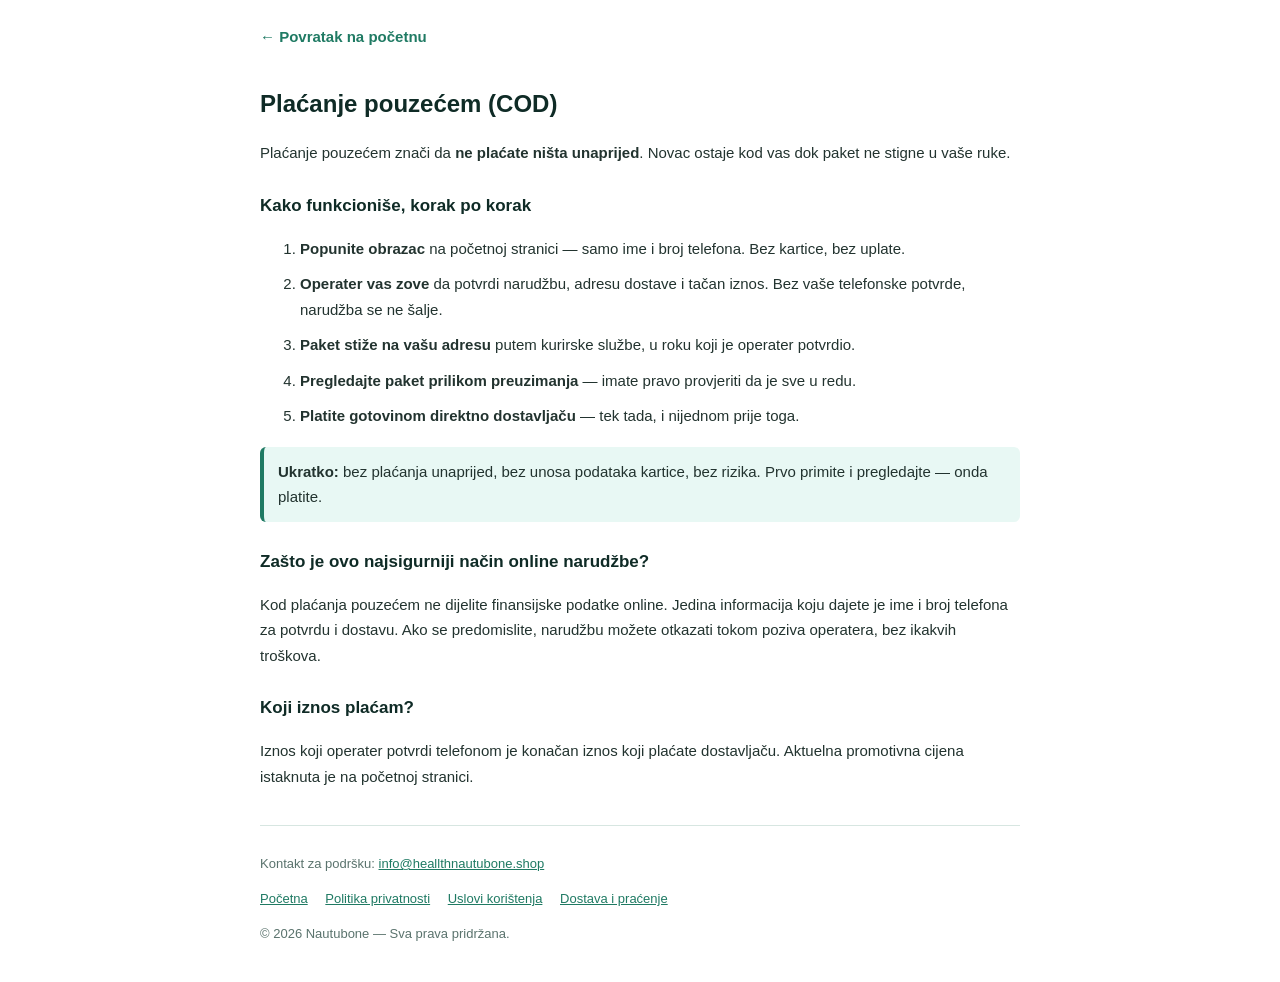
<file: cod.html>
<!DOCTYPE html>
<html lang="bs-BA">
<head>
<meta charset="UTF-8">
<title>Plaćanje pouzećem (COD) | Nautubone BiH</title>
<meta name="viewport" content="width=device-width, initial-scale=1">
<meta name="robots" content="noindex, follow">
<link rel="icon" href="favicon.ico" sizes="any">
<link rel="icon" type="image/png" sizes="32x32" href="favicon-32x32.png">
<link rel="icon" type="image/png" sizes="16x16" href="favicon-16x16.png">
<link rel="apple-touch-icon" sizes="180x180" href="apple-touch-icon.png">
<meta name="theme-color" content="#0f2b26">
<style>
  body{font-family:Arial,Helvetica,sans-serif;max-width:760px;margin:0 auto;padding:24px 18px;color:#22332f;line-height:1.7;font-size:15px;}
  h1{font-size:24px;color:#0f2b26;}
  h2{font-size:17px;color:#0f2b26;margin-top:26px;}
  a{color:#1f7a63;}
  .back{display:inline-block;margin-bottom:18px;font-weight:bold;text-decoration:none;}
  ol li{margin-bottom:10px;}
  .hl{background:#e8f8f4;border-left:4px solid #1f7a63;padding:12px 14px;border-radius:6px;margin:18px 0;}
  footer{border-top:1px solid #d7e6e1;margin-top:36px;padding-top:14px;font-size:13px;color:#5a736d;}
  footer a{margin-right:14px;}
</style>
</head>
<body>
<a class="back" href="index.html">← Povratak na početnu</a>
<h1>Plaćanje pouzećem (COD)</h1>
<p>Plaćanje pouzećem znači da <strong>ne plaćate ništa unaprijed</strong>. Novac ostaje kod vas dok paket ne stigne u vaše ruke.</p>

<h2>Kako funkcioniše, korak po korak</h2>
<ol>
  <li><strong>Popunite obrazac</strong> na početnoj stranici — samo ime i broj telefona. Bez kartice, bez uplate.</li>
  <li><strong>Operater vas zove</strong> da potvrdi narudžbu, adresu dostave i tačan iznos. Bez vaše telefonske potvrde, narudžba se ne šalje.</li>
  <li><strong>Paket stiže na vašu adresu</strong> putem kurirske službe, u roku koji je operater potvrdio.</li>
  <li><strong>Pregledajte paket prilikom preuzimanja</strong> — imate pravo provjeriti da je sve u redu.</li>
  <li><strong>Platite gotovinom direktno dostavljaču</strong> — tek tada, i nijednom prije toga.</li>
</ol>

<div class="hl">
  <strong>Ukratko:</strong> bez plaćanja unaprijed, bez unosa podataka kartice, bez rizika. Prvo primite i pregledajte — onda platite.
</div>

<h2>Zašto je ovo najsigurniji način online narudžbe?</h2>
<p>Kod plaćanja pouzećem ne dijelite finansijske podatke online. Jedina informacija koju dajete je ime i broj telefona za potvrdu i dostavu. Ako se predomislite, narudžbu možete otkazati tokom poziva operatera, bez ikakvih troškova.</p>

<h2>Koji iznos plaćam?</h2>
<p>Iznos koji operater potvrdi telefonom je konačan iznos koji plaćate dostavljaču. Aktuelna promotivna cijena istaknuta je na početnoj stranici.</p>

<footer>
  <p>Kontakt za podršku: <a href="mailto:info@heallthnautubone.shop">info@heallthnautubone.shop</a></p>
  <p>
    <a href="index.html">Početna</a>
    <a href="privatnost.html">Politika privatnosti</a>
    <a href="uslovi.html">Uslovi korištenja</a>
    <a href="dostava.html">Dostava i praćenje</a>
  </p>
  <p>© 2026 Nautubone — Sva prava pridržana.</p>
</footer>
</body>
</html>
</file>
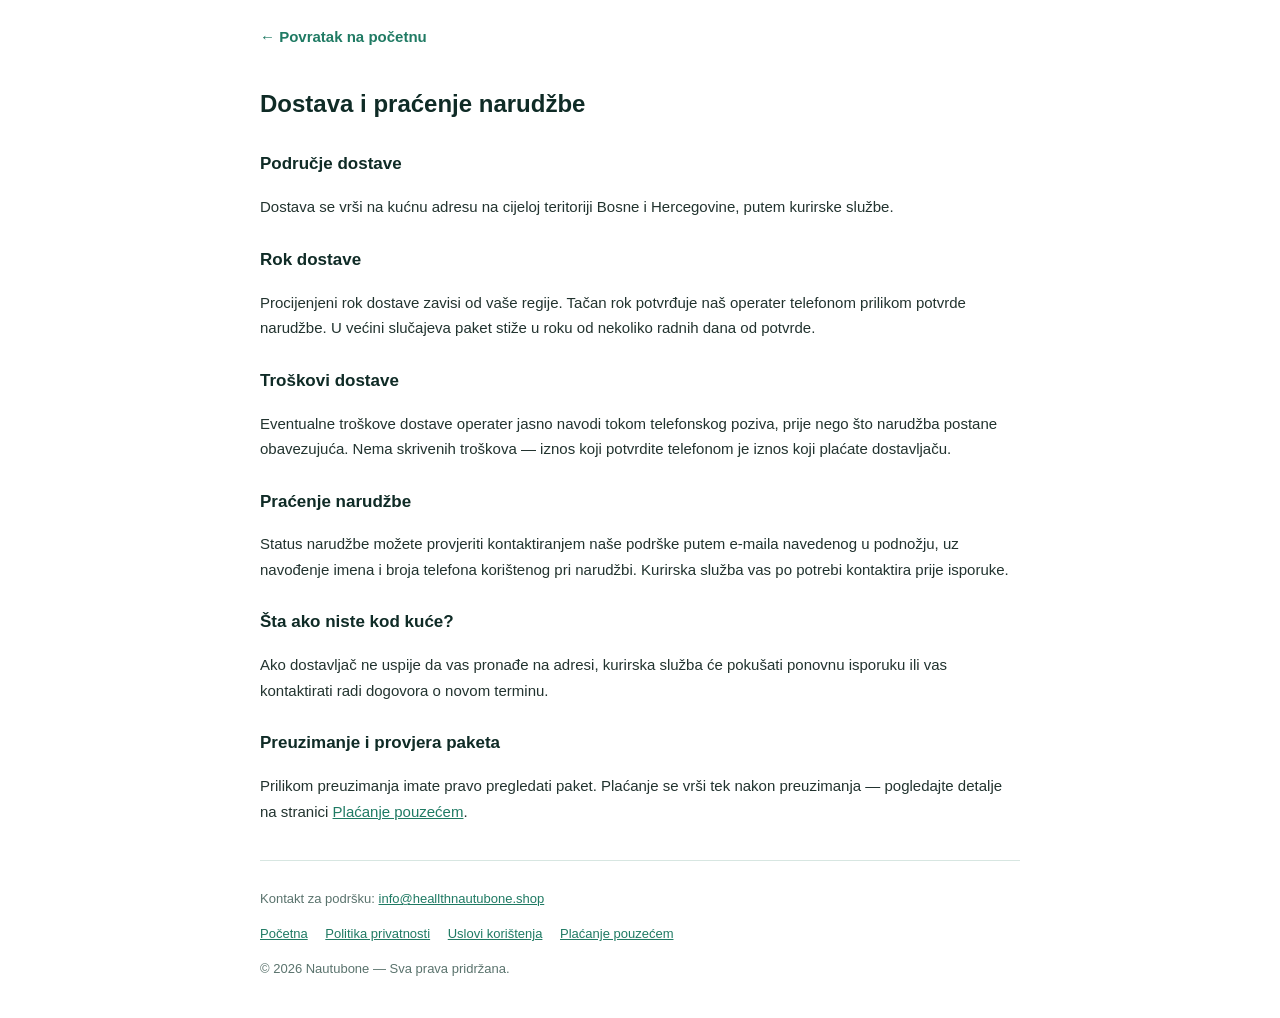
<file: dostava.html>
<!DOCTYPE html>
<html lang="bs-BA">
<head>
<meta charset="UTF-8">
<title>Dostava i praćenje | Nautubone BiH</title>
<meta name="viewport" content="width=device-width, initial-scale=1">
<meta name="robots" content="noindex, follow">
<link rel="icon" href="favicon.ico" sizes="any">
<link rel="icon" type="image/png" sizes="32x32" href="favicon-32x32.png">
<link rel="icon" type="image/png" sizes="16x16" href="favicon-16x16.png">
<link rel="apple-touch-icon" sizes="180x180" href="apple-touch-icon.png">
<meta name="theme-color" content="#0f2b26">
<style>
  body{font-family:Arial,Helvetica,sans-serif;max-width:760px;margin:0 auto;padding:24px 18px;color:#22332f;line-height:1.7;font-size:15px;}
  h1{font-size:24px;color:#0f2b26;}
  h2{font-size:17px;color:#0f2b26;margin-top:26px;}
  a{color:#1f7a63;}
  .back{display:inline-block;margin-bottom:18px;font-weight:bold;text-decoration:none;}
  footer{border-top:1px solid #d7e6e1;margin-top:36px;padding-top:14px;font-size:13px;color:#5a736d;}
  footer a{margin-right:14px;}
</style>
</head>
<body>
<a class="back" href="index.html">← Povratak na početnu</a>
<h1>Dostava i praćenje narudžbe</h1>

<h2>Područje dostave</h2>
<p>Dostava se vrši na kućnu adresu na cijeloj teritoriji Bosne i Hercegovine, putem kurirske službe.</p>

<h2>Rok dostave</h2>
<p>Procijenjeni rok dostave zavisi od vaše regije. Tačan rok potvrđuje naš operater telefonom prilikom potvrde narudžbe. U većini slučajeva paket stiže u roku od nekoliko radnih dana od potvrde.</p>

<h2>Troškovi dostave</h2>
<p>Eventualne troškove dostave operater jasno navodi tokom telefonskog poziva, prije nego što narudžba postane obavezujuća. Nema skrivenih troškova — iznos koji potvrdite telefonom je iznos koji plaćate dostavljaču.</p>

<h2>Praćenje narudžbe</h2>
<p>Status narudžbe možete provjeriti kontaktiranjem naše podrške putem e-maila navedenog u podnožju, uz navođenje imena i broja telefona korištenog pri narudžbi. Kurirska služba vas po potrebi kontaktira prije isporuke.</p>

<h2>Šta ako niste kod kuće?</h2>
<p>Ako dostavljač ne uspije da vas pronađe na adresi, kurirska služba će pokušati ponovnu isporuku ili vas kontaktirati radi dogovora o novom terminu.</p>

<h2>Preuzimanje i provjera paketa</h2>
<p>Prilikom preuzimanja imate pravo pregledati paket. Plaćanje se vrši tek nakon preuzimanja — pogledajte detalje na stranici <a href="cod.html">Plaćanje pouzećem</a>.</p>

<footer>
  <p>Kontakt za podršku: <a href="mailto:info@heallthnautubone.shop">info@heallthnautubone.shop</a></p>
  <p>
    <a href="index.html">Početna</a>
    <a href="privatnost.html">Politika privatnosti</a>
    <a href="uslovi.html">Uslovi korištenja</a>
    <a href="cod.html">Plaćanje pouzećem</a>
  </p>
  <p>© 2026 Nautubone — Sva prava pridržana.</p>
</footer>
</body>
</html>
</file>
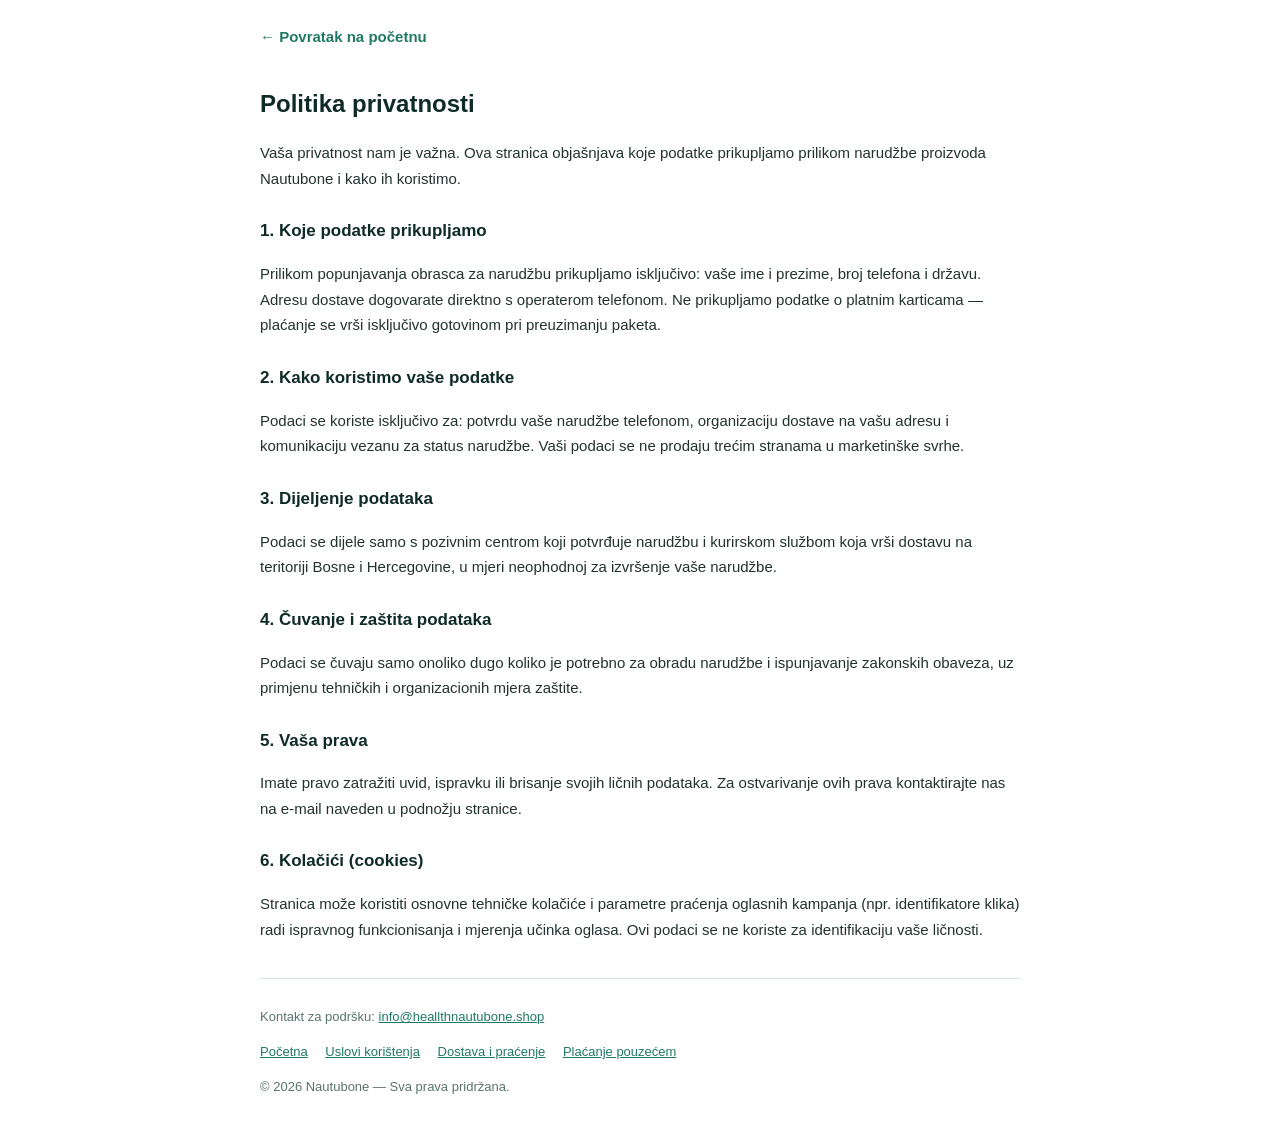
<file: privatnost.html>
<!DOCTYPE html>
<html lang="bs-BA">
<head>
<meta charset="UTF-8">
<title>Politika privatnosti | Nautubone BiH</title>
<meta name="viewport" content="width=device-width, initial-scale=1">
<meta name="robots" content="noindex, follow">
<link rel="icon" href="favicon.ico" sizes="any">
<link rel="icon" type="image/png" sizes="32x32" href="favicon-32x32.png">
<link rel="icon" type="image/png" sizes="16x16" href="favicon-16x16.png">
<link rel="apple-touch-icon" sizes="180x180" href="apple-touch-icon.png">
<meta name="theme-color" content="#0f2b26">
<style>
  body{font-family:Arial,Helvetica,sans-serif;max-width:760px;margin:0 auto;padding:24px 18px;color:#22332f;line-height:1.7;font-size:15px;}
  h1{font-size:24px;color:#0f2b26;}
  h2{font-size:17px;color:#0f2b26;margin-top:26px;}
  a{color:#1f7a63;}
  .back{display:inline-block;margin-bottom:18px;font-weight:bold;text-decoration:none;}
  footer{border-top:1px solid #d7e6e1;margin-top:36px;padding-top:14px;font-size:13px;color:#5a736d;}
  footer a{margin-right:14px;}
</style>
</head>
<body>
<a class="back" href="index.html">← Povratak na početnu</a>
<h1>Politika privatnosti</h1>
<p>Vaša privatnost nam je važna. Ova stranica objašnjava koje podatke prikupljamo prilikom narudžbe proizvoda Nautubone i kako ih koristimo.</p>

<h2>1. Koje podatke prikupljamo</h2>
<p>Prilikom popunjavanja obrasca za narudžbu prikupljamo isključivo: vaše ime i prezime, broj telefona i državu. Adresu dostave dogovarate direktno s operaterom telefonom. Ne prikupljamo podatke o platnim karticama — plaćanje se vrši isključivo gotovinom pri preuzimanju paketa.</p>

<h2>2. Kako koristimo vaše podatke</h2>
<p>Podaci se koriste isključivo za: potvrdu vaše narudžbe telefonom, organizaciju dostave na vašu adresu i komunikaciju vezanu za status narudžbe. Vaši podaci se ne prodaju trećim stranama u marketinške svrhe.</p>

<h2>3. Dijeljenje podataka</h2>
<p>Podaci se dijele samo s pozivnim centrom koji potvrđuje narudžbu i kurirskom službom koja vrši dostavu na teritoriji Bosne i Hercegovine, u mjeri neophodnoj za izvršenje vaše narudžbe.</p>

<h2>4. Čuvanje i zaštita podataka</h2>
<p>Podaci se čuvaju samo onoliko dugo koliko je potrebno za obradu narudžbe i ispunjavanje zakonskih obaveza, uz primjenu tehničkih i organizacionih mjera zaštite.</p>

<h2>5. Vaša prava</h2>
<p>Imate pravo zatražiti uvid, ispravku ili brisanje svojih ličnih podataka. Za ostvarivanje ovih prava kontaktirajte nas na e-mail naveden u podnožju stranice.</p>

<h2>6. Kolačići (cookies)</h2>
<p>Stranica može koristiti osnovne tehničke kolačiće i parametre praćenja oglasnih kampanja (npr. identifikatore klika) radi ispravnog funkcionisanja i mjerenja učinka oglasa. Ovi podaci se ne koriste za identifikaciju vaše ličnosti.</p>

<footer>
  <p>Kontakt za podršku: <a href="mailto:info@heallthnautubone.shop">info@heallthnautubone.shop</a></p>
  <p>
    <a href="index.html">Početna</a>
    <a href="uslovi.html">Uslovi korištenja</a>
    <a href="dostava.html">Dostava i praćenje</a>
    <a href="cod.html">Plaćanje pouzećem</a>
  </p>
  <p>© 2026 Nautubone — Sva prava pridržana.</p>
</footer>
</body>
</html>
</file>
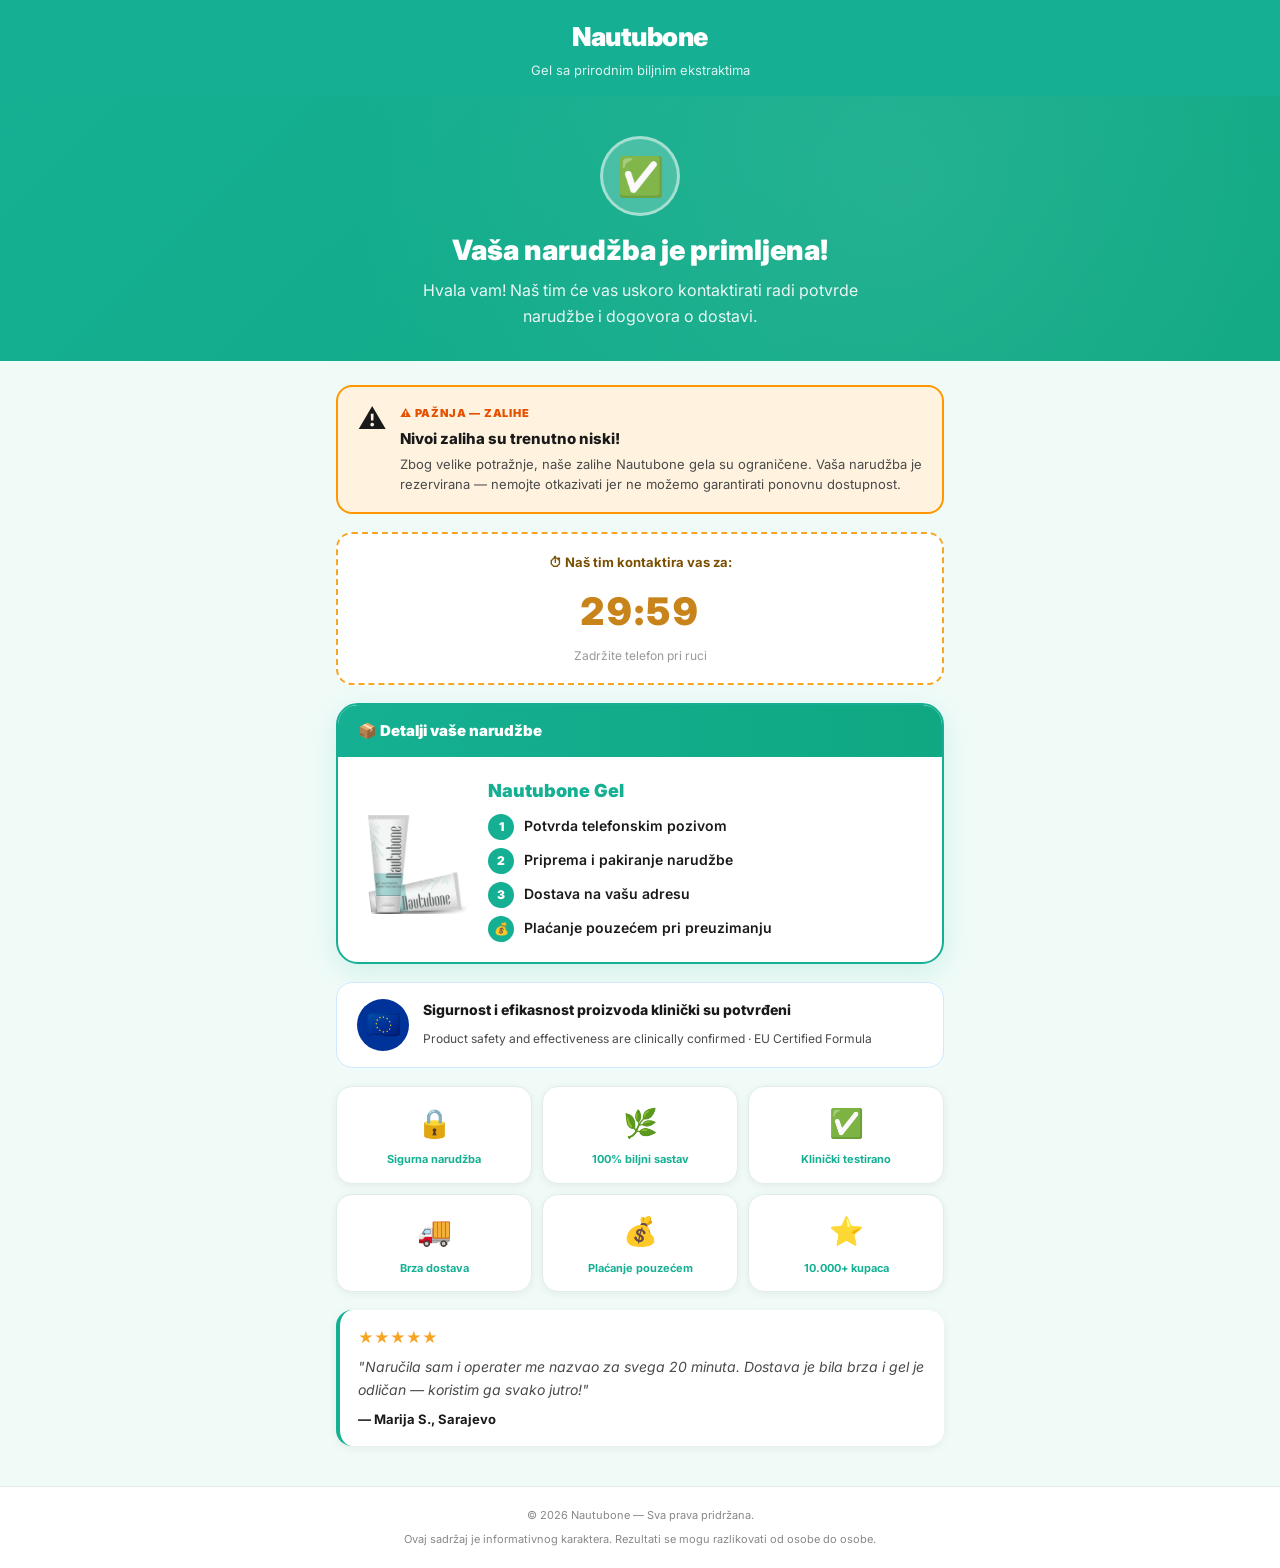
<file: success.html>
<!DOCTYPE html>
<html lang="bs">
<head>
<meta charset="UTF-8">
<title>Narudžba potvrđena – Nautubone</title>
<meta name="viewport" content="width=device-width, initial-scale=1">
<link rel="preconnect" href="https://fonts.googleapis.com">
<link href="https://fonts.googleapis.com/css2?family=Inter:wght@400;600;700;800;900&display=swap" rel="stylesheet">
<style>
  :root {
    --verde: #15B093;
    --verde-dark: #0f8a72;
    --verde-light: #e6f7f3;
    --laranja: #F5A623;
    --laranja-dark: #c8841a;
    --vermelho: #e53935;
    --texto: #1a1a1a;
    --texto-claro: #4a4a4a;
    --radius-md: 16px;
    --radius-lg: 22px;
    --sombra-md: 0 8px 28px rgba(21,176,147,.14);
  }
  *, *::before, *::after { box-sizing: border-box; margin: 0; padding: 0; }
  html { scroll-behavior: smooth; }
  body {
    font-family: 'Inter', -apple-system, sans-serif;
    background: #f0fbf8;
    color: var(--texto);
    line-height: 1.6;
  }

  /* ── HEADER ── */
  .success-header {
    background: var(--verde);
    color: #fff;
    text-align: center;
    padding: 16px 20px;
    box-shadow: 0 2px 12px rgba(21,176,147,.35);
  }
  .success-header .brand { font-size: 26px; font-weight: 900; letter-spacing: -.5px; }
  .success-header .tagline { font-size: 13px; opacity: .85; margin-top: 2px; }

  /* ── HERO CONFIRMA ── */
  .confirm-hero {
    background: linear-gradient(135deg, var(--verde) 0%, #0fa882 100%);
    color: #fff;
    text-align: center;
    padding: 40px 20px 32px;
    position: relative;
    overflow: hidden;
  }
  .confirm-hero::before {
    content: '';
    position: absolute; inset: 0;
    background: radial-gradient(circle at 70% 30%, rgba(255,255,255,.08) 0%, transparent 60%);
  }
  .checkmark-circle {
    width: 80px; height: 80px;
    background: rgba(255,255,255,.2);
    border: 3px solid rgba(255,255,255,.5);
    border-radius: 50%;
    display: flex; align-items: center; justify-content: center;
    margin: 0 auto 18px;
    font-size: 38px;
    animation: pop .5s cubic-bezier(.175,.885,.32,1.275);
  }
  @keyframes pop {
    0% { transform: scale(0); opacity: 0; }
    100% { transform: scale(1); opacity: 1; }
  }
  .confirm-hero h1 { font-size: 28px; font-weight: 900; line-height: 1.2; margin-bottom: 10px; }
  .confirm-hero p { font-size: 16px; opacity: .9; max-width: 480px; margin: 0 auto; }

  /* ── MAIN CONTENT ── */
  .success-content {
    max-width: 640px;
    margin: 0 auto;
    padding: 24px 16px 40px;
    display: flex;
    flex-direction: column;
    gap: 18px;
  }

  /* ── URGENCY ALERTS ── */
  .urgency-card {
    border-radius: var(--radius-md);
    padding: 18px 20px;
    display: flex;
    align-items: flex-start;
    gap: 14px;
    animation: slideIn .5s ease;
    position: relative;
    overflow: hidden;
  }
  @keyframes slideIn {
    from { transform: translateX(-20px); opacity: 0; }
    to { transform: translateX(0); opacity: 1; }
  }
  .urgency-card.stock {
    background: #fff3e0;
    border: 2px solid #ff9800;
    animation-delay: .3s;
  }
  .urgency-card.phone {
    background: #e8f5e9;
    border: 2px solid #43a047;
    animation-delay: .8s;
    display: none; /* shown after 60s */
  }
  .urgency-card.final {
    background: #fce4ec;
    border: 2px solid var(--vermelho);
    animation-delay: 1.3s;
    display: none; /* shown after 120s */
  }
  .urgency-icon {
    font-size: 28px;
    flex-shrink: 0;
    line-height: 1;
  }
  .urgency-label {
    font-size: 11px; font-weight: 900; text-transform: uppercase;
    letter-spacing: .8px; margin-bottom: 4px;
  }
  .urgency-card.stock .urgency-label { color: #e65100; }
  .urgency-card.phone .urgency-label { color: #2e7d32; }
  .urgency-card.final .urgency-label { color: var(--vermelho); }
  .urgency-title { font-size: 15px; font-weight: 800; color: var(--texto); margin-bottom: 3px; }
  .urgency-desc { font-size: 13px; color: var(--texto-claro); line-height: 1.55; }

  /* Pulse dot for live indicator */
  .pulse-dot {
    width: 10px; height: 10px; border-radius: 50%;
    background: #e53935;
    display: inline-block;
    margin-right: 6px;
    animation: pulseDot 1.2s ease-in-out infinite;
  }
  @keyframes pulseDot {
    0%,100% { transform: scale(1); opacity: 1; }
    50% { transform: scale(1.5); opacity: .5; }
  }

  /* ── ORDER SUMMARY BOX ── */
  .order-box {
    background: #fff;
    border: 2px solid var(--verde);
    border-radius: var(--radius-lg);
    overflow: hidden;
    box-shadow: var(--sombra-md);
  }
  .order-box-header {
    background: linear-gradient(90deg, var(--verde) 0%, #0fa882 100%);
    color: #fff;
    padding: 14px 20px;
    font-weight: 900;
    font-size: 15px;
    display: flex;
    align-items: center;
    gap: 8px;
  }
  .order-box-body {
    padding: 20px;
    display: flex;
    align-items: center;
    gap: 20px;
  }
  .order-product-img {
    width: 110px;
    flex-shrink: 0;
    border-radius: 10px;
    object-fit: contain;
  }
  .order-details { flex: 1; }
  .order-product-name { font-size: 18px; font-weight: 900; color: var(--verde); margin-bottom: 8px; }
  .order-step-list { list-style: none; padding: 0; display: flex; flex-direction: column; gap: 8px; }
  .order-step-list li {
    display: flex; align-items: center; gap: 10px;
    font-size: 14px; font-weight: 600; color: var(--texto);
  }
  .step-num {
    width: 26px; height: 26px; border-radius: 50%;
    background: var(--verde); color: #fff;
    font-weight: 900; font-size: 12px;
    display: flex; align-items: center; justify-content: center;
    flex-shrink: 0;
  }

  /* ── COUNTDOWN ── */
  .countdown-box {
    background: #fff;
    border: 2px dashed var(--laranja);
    border-radius: var(--radius-md);
    padding: 18px 20px;
    text-align: center;
  }
  .countdown-label { font-size: 13px; font-weight: 700; color: #7a4f00; margin-bottom: 8px; }
  .countdown-timer {
    font-size: 38px; font-weight: 900;
    color: var(--laranja-dark);
    letter-spacing: 2px;
    font-variant-numeric: tabular-nums;
  }
  .countdown-sub { font-size: 12px; color: #999; margin-top: 4px; }

  /* ── EU CERTIFICATION ── */
  .eu-cert {
    background: #fff;
    border: 1.5px solid #d0e8ff;
    border-radius: var(--radius-md);
    padding: 16px 20px;
    display: flex;
    align-items: center;
    gap: 14px;
  }
  .eu-flag {
    width: 52px; height: 52px; flex-shrink: 0;
    border-radius: 50%;
    background: #003399;
    display: flex; align-items: center; justify-content: center;
    font-size: 28px;
  }
  .eu-text strong { font-size: 14px; font-weight: 800; color: var(--texto); display: block; margin-bottom: 3px; }
  .eu-text span { font-size: 12px; color: var(--texto-claro); }

  /* ── SECURITY SEALS ── */
  .seals-grid {
    display: grid;
    grid-template-columns: repeat(3, 1fr);
    gap: 10px;
  }
  .seal-item {
    background: #fff;
    border: 1.5px solid #e2ede9;
    border-radius: var(--radius-md);
    padding: 14px 10px;
    text-align: center;
    box-shadow: 0 2px 8px rgba(0,0,0,.06);
  }
  .seal-item .seal-icon { font-size: 28px; margin-bottom: 6px; display: block; }
  .seal-item .seal-label { font-size: 11px; font-weight: 700; color: var(--verde); }

  /* ── TESTIMONIAL MINI ── */
  .mini-testimonial {
    background: #fff;
    border-radius: var(--radius-md);
    padding: 16px 18px;
    border-left: 4px solid var(--verde);
    box-shadow: 0 2px 10px rgba(0,0,0,.06);
  }
  .mini-testimonial .stars { color: var(--laranja); font-size: 15px; margin-bottom: 6px; }
  .mini-testimonial p { font-size: 14px; color: var(--texto-claro); font-style: italic; margin-bottom: 8px; }
  .mini-testimonial .author { font-size: 13px; font-weight: 700; color: var(--texto); }

  /* ── FOOTER ── */
  .success-footer {
    text-align: center;
    padding: 20px;
    font-size: 11px;
    color: #888;
    border-top: 1px solid #e0ede9;
    background: #fff;
  }

  @media (max-width: 480px) {
    .confirm-hero h1 { font-size: 22px; }
    .order-box-body { flex-direction: column; text-align: center; }
    .order-product-img { width: 130px; margin: 0 auto; }
    .seals-grid { grid-template-columns: repeat(3, 1fr); }
    .eu-cert { flex-direction: column; text-align: center; }
    .countdown-timer { font-size: 32px; }
  }
</style>
</head>
<body>

<!-- HEADER -->
<div class="success-header">
  <div class="brand">Nautubone</div>
  <div class="tagline">Gel sa prirodnim biljnim ekstraktima</div>
</div>

<!-- HERO CONFIRMAÇÃO -->
<div class="confirm-hero">
  <div class="checkmark-circle">✅</div>
  <h1>Vaša narudžba je primljena!</h1>
  <p>Hvala vam! Naš tim će vas uskoro kontaktirati radi potvrde narudžbe i dogovora o dostavi.</p>
</div>

<!-- MAIN CONTENT -->
<div class="success-content">

  <!-- GATILHO 1: ESTOQUE BAIXO (imediato) -->
  <div class="urgency-card stock" id="alert-stock">
    <div class="urgency-icon">⚠️</div>
    <div>
      <div class="urgency-label">⚠ PAŽNJA — Zalihe</div>
      <div class="urgency-title">Nivoi zaliha su trenutno niski!</div>
      <div class="urgency-desc">Zbog velike potražnje, naše zalihe Nautubone gela su ograničene. Vaša narudžba je rezervirana — nemojte otkazivati jer ne možemo garantirati ponovnu dostupnost.</div>
    </div>
  </div>

  <!-- GATILHO 2: LIGAÇÃO (aparece após 60s) -->
  <div class="urgency-card phone" id="alert-phone">
    <div class="urgency-icon">📱</div>
    <div>
      <div class="urgency-label"><span class="pulse-dot"></span> OBAVIJEST — Kontakt</div>
      <div class="urgency-title">Budite pažljivi na vaš mobilni telefon!</div>
      <div class="urgency-desc">Za nekoliko minuta naši stručnjaci će vas kontaktirati kako bi kreirali vaš personalizirani plan tretmana. <strong>Budite dostupni na broju koji ste naveli.</strong></div>
    </div>
  </div>

  <!-- GATILHO 3: URGENTE (aparece após 120s) -->
  <div class="urgency-card final" id="alert-final">
    <div class="urgency-icon">🚨</div>
    <div>
      <div class="urgency-label">🚨 HITNO — Ne propustite ovu ponudu!</div>
      <div class="urgency-title">U roku od 30 minuta stupamo u kontakt s vama!</div>
      <div class="urgency-desc"><strong>NE PROPUSTITE OVU PONUDU NA BILO KOJI NAČIN!</strong> Osigurajte da ste dostupni — naš operater će vas kontaktirati sa svim detaljima o dostavi i vašem specijalnom planu tretmana.</div>
    </div>
  </div>

  <!-- COUNTDOWN -->
  <div class="countdown-box">
    <div class="countdown-label">⏱ Naš tim kontaktira vas za:</div>
    <div class="countdown-timer" id="countdown">30:00</div>
    <div class="countdown-sub">Zadržite telefon pri ruci</div>
  </div>

  <!-- ORDER SUMMARY -->
  <div class="order-box">
    <div class="order-box-header">
      📦 Detalji vaše narudžbe
    </div>
    <div class="order-box-body">
      <img class="order-product-img" src="img/nautubone_2tubes.jpg" alt="Nautubone gel">
      <div class="order-details">
        <div class="order-product-name">Nautubone Gel</div>
        <ul class="order-step-list">
          <li><div class="step-num">1</div> Potvrda telefonskim pozivom</li>
          <li><div class="step-num">2</div> Priprema i pakiranje narudžbe</li>
          <li><div class="step-num">3</div> Dostava na vašu adresu</li>
          <li><div class="step-num">💰</div> Plaćanje pouzećem pri preuzimanju</li>
        </ul>
      </div>
    </div>
  </div>

  <!-- EU CERTIFICATION -->
  <div class="eu-cert">
    <div class="eu-flag">🇪🇺</div>
    <div class="eu-text">
      <strong>Sigurnost i efikasnost proizvoda klinički su potvrđeni</strong>
      <span>Product safety and effectiveness are clinically confirmed · EU Certified Formula</span>
    </div>
  </div>

  <!-- SECURITY SEALS -->
  <div class="seals-grid">
    <div class="seal-item">
      <span class="seal-icon">🔒</span>
      <div class="seal-label">Sigurna narudžba</div>
    </div>
    <div class="seal-item">
      <span class="seal-icon">🌿</span>
      <div class="seal-label">100% biljni sastav</div>
    </div>
    <div class="seal-item">
      <span class="seal-icon">✅</span>
      <div class="seal-label">Klinički testirano</div>
    </div>
    <div class="seal-item">
      <span class="seal-icon">🚚</span>
      <div class="seal-label">Brza dostava</div>
    </div>
    <div class="seal-item">
      <span class="seal-icon">💰</span>
      <div class="seal-label">Plaćanje pouzećem</div>
    </div>
    <div class="seal-item">
      <span class="seal-icon">⭐</span>
      <div class="seal-label">10.000+ kupaca</div>
    </div>
  </div>

  <!-- MINI TESTIMONIAL -->
  <div class="mini-testimonial">
    <div class="stars">★★★★★</div>
    <p>"Naručila sam i operater me nazvao za svega 20 minuta. Dostava je bila brza i gel je odličan — koristim ga svako jutro!"</p>
    <div class="author">— Marija S., Sarajevo</div>
  </div>

</div>

<!-- FOOTER -->
<div class="success-footer">
  <p>© <span id="ano-atual"></span> Nautubone — Sva prava pridržana.</p>
  <p style="margin-top:6px;">Ovaj sadržaj je informativnog karaktera. Rezultati se mogu razlikovati od osobe do osobe.</p>
</div>

<script>
  document.getElementById("ano-atual").textContent = new Date().getFullYear();

  // Countdown timer (30 minutos)
  let totalSeconds = 30 * 60;
  const timerEl = document.getElementById("countdown");
  const tick = setInterval(function() {
    totalSeconds--;
    if (totalSeconds <= 0) { clearInterval(tick); timerEl.textContent = "00:00"; return; }
    const m = Math.floor(totalSeconds / 60).toString().padStart(2, "0");
    const s = (totalSeconds % 60).toString().padStart(2, "0");
    timerEl.textContent = m + ":" + s;
  }, 1000);

  // Gatilho 2: aparece após 60 segundos
  setTimeout(function() {
    const el = document.getElementById("alert-phone");
    el.style.display = "flex";
    el.style.animation = "slideIn .5s ease";
  }, 60000);

  // Gatilho 3: aparece após 120 segundos
  setTimeout(function() {
    const el = document.getElementById("alert-final");
    el.style.display = "flex";
    el.style.animation = "slideIn .5s ease";
  }, 120000);
</script>
</body>
</html>
</file>
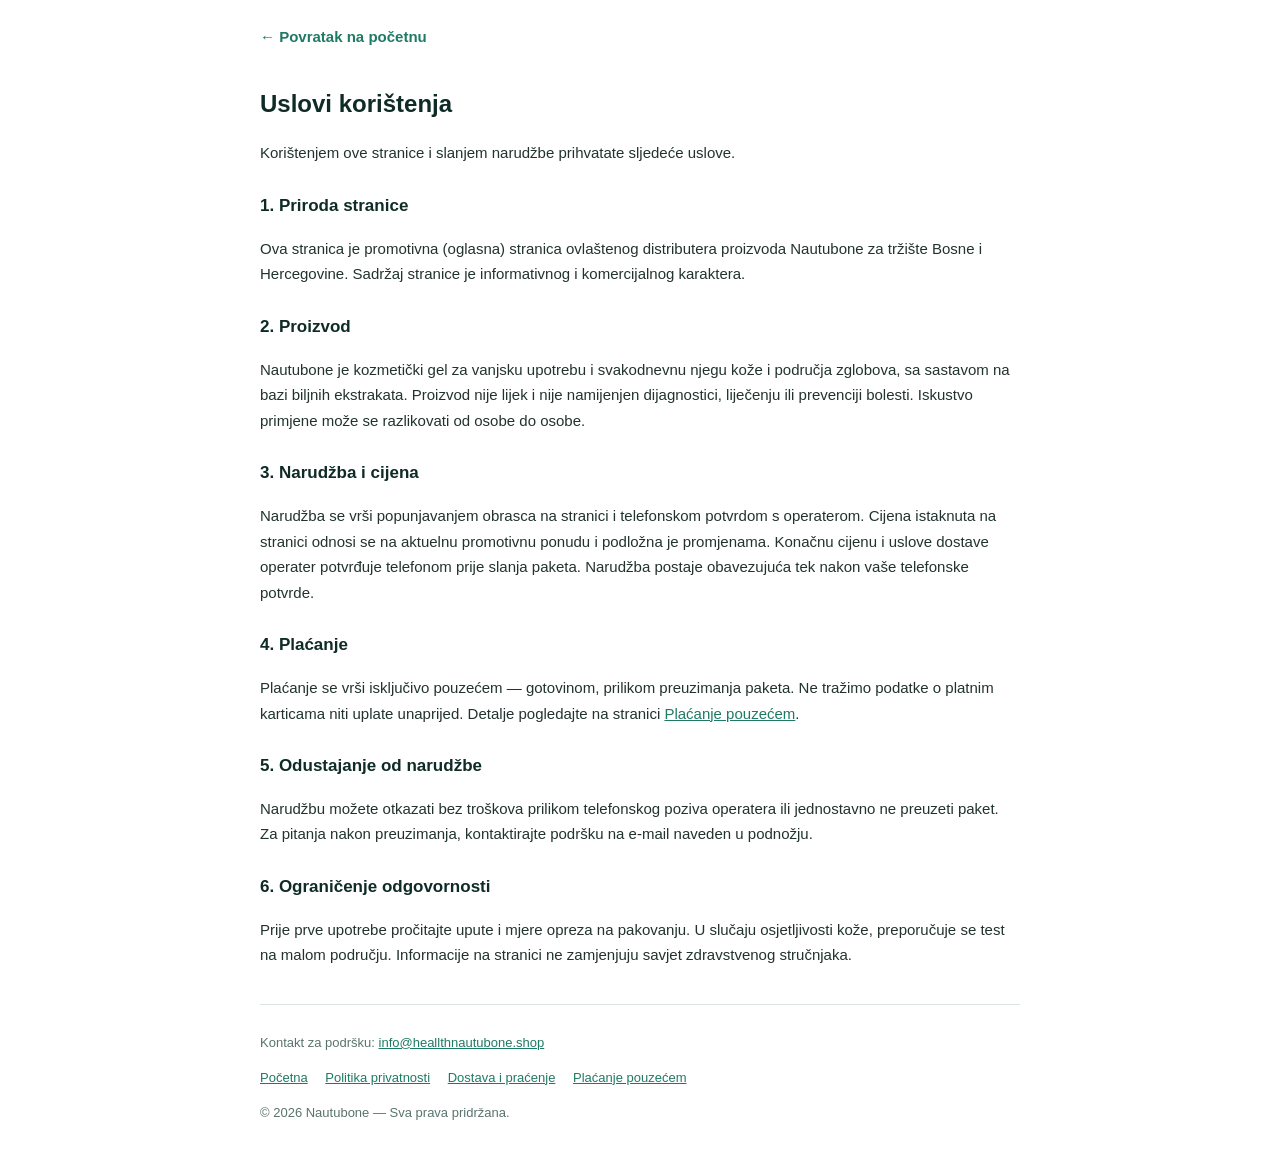
<file: uslovi.html>
<!DOCTYPE html>
<html lang="bs-BA">
<head>
<meta charset="UTF-8">
<title>Uslovi korištenja | Nautubone BiH</title>
<meta name="viewport" content="width=device-width, initial-scale=1">
<meta name="robots" content="noindex, follow">
<link rel="icon" href="favicon.ico" sizes="any">
<link rel="icon" type="image/png" sizes="32x32" href="favicon-32x32.png">
<link rel="icon" type="image/png" sizes="16x16" href="favicon-16x16.png">
<link rel="apple-touch-icon" sizes="180x180" href="apple-touch-icon.png">
<meta name="theme-color" content="#0f2b26">
<style>
  body{font-family:Arial,Helvetica,sans-serif;max-width:760px;margin:0 auto;padding:24px 18px;color:#22332f;line-height:1.7;font-size:15px;}
  h1{font-size:24px;color:#0f2b26;}
  h2{font-size:17px;color:#0f2b26;margin-top:26px;}
  a{color:#1f7a63;}
  .back{display:inline-block;margin-bottom:18px;font-weight:bold;text-decoration:none;}
  footer{border-top:1px solid #d7e6e1;margin-top:36px;padding-top:14px;font-size:13px;color:#5a736d;}
  footer a{margin-right:14px;}
</style>
</head>
<body>
<a class="back" href="index.html">← Povratak na početnu</a>
<h1>Uslovi korištenja</h1>
<p>Korištenjem ove stranice i slanjem narudžbe prihvatate sljedeće uslove.</p>

<h2>1. Priroda stranice</h2>
<p>Ova stranica je promotivna (oglasna) stranica ovlaštenog distributera proizvoda Nautubone za tržište Bosne i Hercegovine. Sadržaj stranice je informativnog i komercijalnog karaktera.</p>

<h2>2. Proizvod</h2>
<p>Nautubone je kozmetički gel za vanjsku upotrebu i svakodnevnu njegu kože i područja zglobova, sa sastavom na bazi biljnih ekstrakata. Proizvod nije lijek i nije namijenjen dijagnostici, liječenju ili prevenciji bolesti. Iskustvo primjene može se razlikovati od osobe do osobe.</p>

<h2>3. Narudžba i cijena</h2>
<p>Narudžba se vrši popunjavanjem obrasca na stranici i telefonskom potvrdom s operaterom. Cijena istaknuta na stranici odnosi se na aktuelnu promotivnu ponudu i podložna je promjenama. Konačnu cijenu i uslove dostave operater potvrđuje telefonom prije slanja paketa. Narudžba postaje obavezujuća tek nakon vaše telefonske potvrde.</p>

<h2>4. Plaćanje</h2>
<p>Plaćanje se vrši isključivo pouzećem — gotovinom, prilikom preuzimanja paketa. Ne tražimo podatke o platnim karticama niti uplate unaprijed. Detalje pogledajte na stranici <a href="cod.html">Plaćanje pouzećem</a>.</p>

<h2>5. Odustajanje od narudžbe</h2>
<p>Narudžbu možete otkazati bez troškova prilikom telefonskog poziva operatera ili jednostavno ne preuzeti paket. Za pitanja nakon preuzimanja, kontaktirajte podršku na e-mail naveden u podnožju.</p>

<h2>6. Ograničenje odgovornosti</h2>
<p>Prije prve upotrebe pročitajte upute i mjere opreza na pakovanju. U slučaju osjetljivosti kože, preporučuje se test na malom području. Informacije na stranici ne zamjenjuju savjet zdravstvenog stručnjaka.</p>

<footer>
  <p>Kontakt za podršku: <a href="mailto:info@heallthnautubone.shop">info@heallthnautubone.shop</a></p>
  <p>
    <a href="index.html">Početna</a>
    <a href="privatnost.html">Politika privatnosti</a>
    <a href="dostava.html">Dostava i praćenje</a>
    <a href="cod.html">Plaćanje pouzećem</a>
  </p>
  <p>© 2026 Nautubone — Sva prava pridržana.</p>
</footer>
</body>
</html>
</file>
<file: css/style.css>
/* =====================================================
   NAUTUBONE HR — CSS v3 Premium
   ===================================================== */

@import url('https://fonts.googleapis.com/css2?family=Inter:wght@400;600;700;800;900&display=swap');

/* ── TOKENS ──────────────────────────────────────── */
:root {
  --verde:       #15B093;
  --verde-dark:  #0f8a72;
  --verde-light: #e6f7f3;
  --laranja:     #F5A623;
  --laranja-dark:#c8841a;
  --texto:       #1a1a1a;
  --texto-claro: #4a4a4a;
  --fundo:       #f8f9fa;
  --borda:       #d8ede8;
  --branco:      #ffffff;
  --radius-sm:   10px;
  --radius-md:   16px;
  --radius-lg:   22px;
  --sombra-sm:   0 2px 12px rgba(21,176,147,.10);
  --sombra-md:   0 8px 28px rgba(21,176,147,.14);
  --sombra-lg:   0 16px 48px rgba(21,176,147,.18);
  --t:           .22s cubic-bezier(.4,0,.2,1);
}

*, *::before, *::after { box-sizing: border-box; margin: 0; padding: 0; }
html { scroll-behavior: smooth; overflow-x: hidden; }
body {
  font-family: 'Inter', -apple-system, BlinkMacSystemFont, "Segoe UI", sans-serif;
  color: var(--texto); background: #fff; line-height: 1.6;
  overflow-x: hidden;
}
img { max-width: 100%; height: auto; display: block; }

/* ── HEADER ─────────────────────────────────────── */
.lp-header {
  background: var(--verde); color: #fff;
  position: sticky; top: 0; z-index: 999;
  box-shadow: 0 2px 12px rgba(21,176,147,.35);
}
.lp-header-wrap {
  max-width: 1140px; margin: 0 auto; padding: 10px 20px;
  display: flex; align-items: center; justify-content: space-between; gap: 12px; flex-wrap: wrap;
}
.lp-header-left { display: flex; align-items: center; gap: 10px; }
.lp-brand { font-size: 24px; font-weight: 900; }
.lp-chip {
  font-size: 12px; font-weight: 700; padding: 4px 12px;
  border: 1.5px solid rgba(255,255,255,.4); border-radius: 999px; white-space: nowrap;
}
.lp-header-right { display: flex; align-items: center; gap: 12px; margin-left: auto; }
.lp-header-promo { display: flex; align-items: center; gap: 8px; }
.lp-header-promo .old {
  font-size: 13px; font-weight: 700; text-decoration: line-through; opacity: .7;
}
.lp-header-promo .new { font-size: 18px; font-weight: 900; color: #ffe082; }
.lp-header-cta {
  background: #fff; color: var(--verde); font-weight: 800; font-size: 13px;
  padding: 8px 18px; border-radius: 999px; text-decoration: none;
  white-space: nowrap; transition: var(--t); box-shadow: 0 2px 8px rgba(0,0,0,.12);
}
.lp-header-cta:hover { transform: translateY(-1px); box-shadow: 0 4px 14px rgba(0,0,0,.18); }

/* ── HERO ───────────────────────────────────────── */
.hero {
  max-width: 1140px; margin: 0 auto; padding: 36px 20px 28px;
  display: grid; grid-template-columns: 1.1fr 0.9fr; gap: 36px; align-items: center;
}
.hero h1 { font-size: 30px; font-weight: 900; line-height: 1.22; margin-bottom: 12px; }
.hero h1 .destaque { color: var(--verde); }
.hero p.sub { font-size: 16px; color: var(--texto-claro); margin-bottom: 22px; line-height: 1.65; }
.hero ul.beneficios { list-style: none; padding: 0; margin: 0 0 24px; display: grid; gap: 10px; }
.hero ul.beneficios li {
  display: flex; align-items: flex-start; gap: 10px;
  font-size: 15px; font-weight: 600; color: var(--texto);
}
.hero ul.beneficios li::before {
  content: '✓'; flex-shrink: 0; color: var(--verde);
  font-weight: 900; font-size: 16px; line-height: 1.4;
}
.quick-facts { display: grid; grid-template-columns: repeat(3,1fr); gap: 10px; margin-top: 18px; }
.quick-facts div {
  text-align: center; background: #f0fbf8; border: 1.5px solid #c5e8e0;
  border-radius: var(--radius-sm); padding: 12px 8px; transition: var(--t);
}
.quick-facts div:hover { transform: translateY(-3px); box-shadow: var(--sombra-sm); }
.quick-facts strong { display: block; font-size: 20px; color: var(--verde); font-weight: 900; }
.quick-facts span { display: block; font-size: 11px; color: #555; font-weight: 700; margin-top: 2px; }

/* ── OFERTA CARD (hero) ──────────────────────────── */
.oferta-card {
  border: 2.5px solid var(--verde); border-radius: var(--radius-md);
  padding: 20px 18px; background: #fff; box-shadow: var(--sombra-md);
  text-align: center; position: relative; overflow: hidden;
}
.oferta-card::before {
  content: "Super ponuda"; position: absolute; top: 16px; right: -30px;
  background: var(--laranja); color: #fff; font-weight: 900; font-size: 11px;
  padding: 5px 40px; transform: rotate(35deg); box-shadow: 0 2px 8px rgba(0,0,0,.15);
}
#price-old-value { font-size: 15px; color: #999; text-decoration: line-through; font-weight: 700; }
#price-new-value { display: block; font-size: 38px; font-weight: 900; color: var(--verde); }
#price-discount-value {
  display: inline-block; margin-top: 8px;
  background: rgba(245,166,35,.12); border: 1.5px dashed var(--laranja);
  border-radius: 10px; padding: 7px 16px; font-weight: 900; color: var(--laranja-dark);
}

/* ── PULSE PRODUCT IMAGE ────────────────────────── */
@keyframes pulse-glow {
  0%,100% { box-shadow: 0 0 0 0 rgba(21,176,147,.3), 0 8px 28px rgba(21,176,147,.14); transform: scale(1); }
  50%      { box-shadow: 0 0 0 12px rgba(21,176,147,.0), 0 12px 36px rgba(21,176,147,.22); transform: scale(1.025); }
}
.product-pulse {
  animation: pulse-glow 3s ease-in-out infinite;
  border-radius: 16px;
}

/* ── FORM CONTAINER ─────────────────────────────── */
.form-container {
  max-width: 1000px; margin: 32px auto; padding: 0;
  border: 2.5px solid var(--verde); border-radius: var(--radius-lg);
  background: #fff; box-shadow: var(--sombra-lg); overflow: hidden;
}
.form-two-columns { display: grid; grid-template-columns: 1fr 1.2fr; gap: 0; align-items: stretch; }
.left-column {
  background: linear-gradient(160deg, var(--verde) 0%, #0fa882 100%);
  padding: 32px 24px; display: flex; flex-direction: column; align-items: center; justify-content: center;
}
.form-badge {
  background: var(--laranja); color: #fff; font-weight: 900; font-size: 12px;
  padding: 7px 18px; border-radius: 999px; display: inline-block;
  margin-bottom: 12px; text-transform: uppercase; letter-spacing: .8px;
}
.form-title { font-size: 22px; font-weight: 900; color: #fff; text-align: center; margin-bottom: 8px; }
.form-subtitle { font-size: 14px; color: rgba(255,255,255,.85); text-align: center; margin-bottom: 18px; }

/* ── FORM PRICE BOX ─────────────────────────────── */
.form-price-box {
  background: linear-gradient(135deg, var(--verde) 0%, #0fa882 100%);
  padding: 18px 24px; text-align: center; border-bottom: 2px solid rgba(255,255,255,.15);
}
.form-price-box .old {
  display: block; font-size: 15px; color: rgba(255,255,255,.75);
  text-decoration: line-through; font-weight: 700;
}
.form-price-box .new {
  display: block; font-size: 44px; font-weight: 900; color: #ffe082; line-height: 1.1;
}
.form-price-box .disc {
  display: inline-block; background: var(--laranja); color: #fff;
  font-weight: 900; font-size: 16px; padding: 6px 22px; border-radius: 999px;
  margin-top: 8px; letter-spacing: .3px;
}

/* Right column */
.right-column { display: flex; flex-direction: column; }
.form-wrapper { background: #fff; padding: 24px; flex: 1; }
.form-group { margin-bottom: 16px; }
.form-label { display: block; font-size: 14px; font-weight: 700; margin-bottom: 6px; color: var(--texto); }
.form-input {
  width: 100%; padding: 13px 16px; border: 2px solid #dde8e5;
  border-radius: var(--radius-sm); font-size: 15px; font-weight: 600;
  transition: border-color var(--t), box-shadow var(--t); font-family: inherit;
}
.form-input:focus { outline: 0; border-color: var(--verde); box-shadow: 0 0 0 4px rgba(21,176,147,.12); }
.phone-group { display: flex; gap: 8px; }
.phone-ddi {
  flex: 0 0 auto; display: flex; align-items: center;
  padding: 0 14px; border: 2px solid #dde8e5; border-radius: var(--radius-sm);
  font-weight: 700; background: #f4faf8; white-space: nowrap;
}
.phone-group .form-input { flex: 1; }
.form-help { display: block; margin-top: 5px; font-size: 12px; color: #888; }

/* ── CTA BUTTON ─────────────────────────────────── */
.cta-button {
  width: 100%;
  background: linear-gradient(90deg, var(--laranja) 0%, #f7bc40 100%);
  color: #fff; font-size: 17px; font-weight: 900;
  padding: 18px 24px; border: none; border-radius: var(--radius-sm); cursor: pointer;
  text-transform: uppercase; margin-top: 10px; letter-spacing: .5px;
  box-shadow: 0 6px 20px rgba(245,166,35,.4);
  position: relative; overflow: hidden; font-family: inherit;
  transition: transform var(--t), box-shadow var(--t);
}
.cta-button::after {
  content: ''; position: absolute; inset: 0;
  background: linear-gradient(90deg, transparent 0%, rgba(255,255,255,.25) 50%, transparent 100%);
  transform: translateX(-100%); transition: transform .6s ease;
}
.cta-button:hover::after { transform: translateX(100%); }
.cta-button:hover { transform: translateY(-2px); box-shadow: 0 10px 30px rgba(245,166,35,.5); }
.cta-button:active { transform: translateY(0); }
.cta-button:disabled { opacity: .7; cursor: not-allowed; transform: none; }

/* Payment info */
.payment-info {
  background: #fffbf0; border-top: 2px dashed var(--laranja);
  padding: 12px 16px; text-align: center; font-weight: 700; font-size: 13px; color: #7a4f00;
}

/* Form trust seals */
.form-trust {
  display: flex; justify-content: center; gap: 16px; padding: 12px 16px;
  background: #f8f9fa; border-top: 1px solid #eee; flex-wrap: wrap;
}
.form-trust-item { font-size: 12px; font-weight: 700; color: #555; display: flex; align-items: center; gap: 5px; }

/* ── SECTIONS ────────────────────────────────────── */
.section { max-width: 1080px; margin: 0 auto; padding: 48px 20px; }
.section h2 { color: var(--verde); font-size: 28px; font-weight: 900; text-align: center; margin-bottom: 10px; }
.section .lead { text-align: center; color: var(--texto-claro); max-width: 720px; margin: 0 auto 28px; font-size: 15px; }
.section-divider { width: 56px; height: 4px; border-radius: 4px; background: linear-gradient(90deg, var(--verde), var(--laranja)); margin: 8px auto 20px; }

/* ── GRID CARDS ──────────────────────────────────── */
/* ── PRODUCT DETAIL GRID (frente e verso) ──────── */
.product-detail-grid {
  display: grid;
  grid-template-columns: 1fr 1fr;
  gap: 18px;
  align-items: center;
}
.product-detail-card { padding: 14px; }
.grid-cards { display: grid; grid-template-columns: repeat(2,1fr); gap: 18px; }
.card-simple {
  background: #fff; border: 1.5px solid #e2ede9; border-radius: var(--radius-md);
  padding: 20px 16px; text-align: center;
  transition: transform var(--t), box-shadow var(--t); box-shadow: var(--sombra-sm);
}
.card-simple:hover { transform: translateY(-4px); box-shadow: var(--sombra-md); }
.card-simple strong { display: block; font-size: 15px; font-weight: 800; margin-bottom: 7px; }
.card-simple p { font-size: 14px; color: var(--texto-claro); margin: 0; }

/* ── STEP NUMBER ─────────────────────────────────── */
.step-badge {
  display: inline-block; background: var(--verde); color: #fff;
  font-weight: 900; font-size: 11px; padding: 4px 12px;
  border-radius: 999px; margin-bottom: 10px; letter-spacing: .5px;
  text-transform: uppercase;
}

/* ── INGREDIENTS CAROUSEL ────────────────────────── */
.ingredients-section {
  max-width: 1080px; margin: 0 auto; padding: 48px 20px;
}
.ingredients-section h2 { color: var(--verde); font-size: 28px; font-weight: 900; margin-bottom: 6px; }
.ingredients-section .lead { color: var(--texto-claro); margin-bottom: 28px; font-size: 15px; }
.ingredients-layout {
  display: grid; grid-template-columns: 1fr 1fr; gap: 24px; align-items: start;
}

/* Carousel */
.carousel-wrap {
  background: #fff; border: 1.5px solid var(--borda);
  border-radius: var(--radius-lg); padding: 28px 24px;
  box-shadow: var(--sombra-md); position: relative;
}
.carousel-badge {
  position: absolute; top: 18px; right: 20px;
  background: var(--verde-light); color: var(--verde);
  font-size: 11px; font-weight: 800; padding: 4px 12px;
  border-radius: 999px; text-transform: uppercase; letter-spacing: .5px;
}
.carousel-img-wrap {
  width: 160px; height: 160px; margin: 0 auto 20px;
  border-radius: 50%; overflow: hidden;
  border: 4px solid var(--verde); box-shadow: 0 4px 20px rgba(21,176,147,.2);
}
.carousel-img-wrap img { width: 100%; height: 100%; object-fit: cover; }
.carousel-name { font-size: 22px; font-weight: 900; color: var(--verde); text-align: center; margin-bottom: 4px; }
.carousel-latin { font-size: 13px; color: #888; text-align: center; font-style: italic; margin-bottom: 14px; }
.carousel-desc { font-size: 14px; color: var(--texto-claro); text-align: center; line-height: 1.65; min-height: 80px; }

/* nav arrows + dots */
.carousel-nav { display: flex; align-items: center; justify-content: space-between; margin-top: 20px; }
.carousel-arrow {
  width: 40px; height: 40px; border-radius: 50%;
  border: 2px solid var(--borda); background: #fff; cursor: pointer;
  display: flex; align-items: center; justify-content: center;
  font-size: 18px; color: var(--verde); transition: var(--t);
  flex-shrink: 0;
}
.carousel-arrow:hover { background: var(--verde); color: #fff; border-color: var(--verde); }
.carousel-dots { display: flex; gap: 8px; align-items: center; }
.carousel-dot {
  width: 8px; height: 8px; border-radius: 50%;
  background: #ccc; transition: var(--t); cursor: pointer;
}
.carousel-dot.active { background: var(--verde); width: 22px; border-radius: 4px; }

/* Precautions panel */
.precautions-panel {
  background: #fff; border: 2px solid var(--laranja);
  border-radius: var(--radius-lg); padding: 26px 24px;
  box-shadow: var(--sombra-sm);
}
.precautions-panel h3 { font-size: 18px; font-weight: 900; color: var(--verde); text-align: center; margin-bottom: 6px; }
.precautions-panel .prec-sub { font-size: 13px; color: var(--texto-claro); text-align: center; margin-bottom: 18px; line-height: 1.55; }
.prec-item {
  display: flex; align-items: flex-start; gap: 12px;
  background: #f8fbfb; border-left: 3px solid var(--verde);
  border-radius: 0 var(--radius-sm) var(--radius-sm) 0;
  padding: 14px 16px; margin-bottom: 12px; font-size: 14px; color: var(--texto-claro); line-height: 1.5;
}
.prec-item:last-child { margin-bottom: 0; }
.prec-icon { flex-shrink: 0; font-size: 20px; }

/* ── TIMELINE ────────────────────────────────────── */
.timeline { display: grid; gap: 14px; max-width: 760px; margin: 0 auto; }
.timeline .when {
  display: inline-block; background: var(--verde); color: #fff;
  font-weight: 800; padding: 4px 14px; border-radius: 999px; font-size: 13px; margin-bottom: 8px;
}
.timeline div.card {
  background: #f4faf8; border: 2px solid #c8e6df;
  border-radius: var(--radius-md); padding: 18px 22px 18px 28px;
  position: relative; transition: var(--t);
}
.timeline div.card::before {
  content: ''; position: absolute; left: 14px; top: 24px;
  width: 8px; height: 8px; border-radius: 50%; background: var(--verde);
}
.timeline div.card:hover { transform: translateX(6px); box-shadow: var(--sombra-sm); }
.timeline div.card p { font-size: 14px; color: var(--texto-claro); margin: 0; }

/* ── TESTIMONIALS ────────────────────────────────── */
.testimonials-grid { display: grid; grid-template-columns: repeat(3,1fr); gap: 18px; }
.testimonial-card {
  background: #fff; border: 1.5px solid #e2ede9; border-radius: var(--radius-md);
  padding: 20px; box-shadow: var(--sombra-sm); transition: var(--t);
}
.testimonial-card:hover { transform: translateY(-4px); box-shadow: var(--sombra-md); }
.testimonial-stars { color: var(--laranja); font-size: 16px; margin-bottom: 10px; }
.testimonial-text { font-size: 14px; color: var(--texto-claro); line-height: 1.65; margin-bottom: 16px; font-style: italic; }
.testimonial-author { display: flex; align-items: center; gap: 10px; }
.testimonial-avatar {
  width: 40px; height: 40px; border-radius: 50%;
  object-fit: cover; border: 1.5px solid var(--borda);
  flex-shrink: 0;
}
.testimonial-name { font-weight: 800; font-size: 14px; }
.testimonial-result { font-size: 12px; color: var(--verde); font-weight: 700; }

/* ── EXPERT CARD ─────────────────────────────────── */
.expert-card {
  display: grid; grid-template-columns: 140px 1fr; gap: 24px;
  max-width: 880px; margin: 0 auto; background: #fff;
  border-radius: var(--radius-lg); padding: 28px 24px;
  box-shadow: var(--sombra-md); border: 1.5px solid var(--borda);
}
.expert-card > img { width: 120px; height: 120px; border-radius: 50%; border: 4px solid var(--verde); }
.expert-name { font-weight: 900; font-size: 19px; margin-bottom: 2px; }
.expert-title { color: var(--verde); font-weight: 700; font-size: 14px; margin-bottom: 14px; }
.expert-card p { font-size: 14px; color: var(--texto-claro); line-height: 1.65; margin-bottom: 10px; }

/* ── TRUST ROW ───────────────────────────────────── */
.trust-row { display: grid; grid-template-columns: repeat(3,1fr); gap: 14px; max-width: 800px; margin: 0 auto; }
.trust-card {
  background: var(--verde-light); border: 1.5px solid #b2d8d0;
  border-radius: var(--radius-md); padding: 16px;
  text-align: center; font-weight: 800; font-size: 14px; color: var(--verde);
  display: flex; align-items: center; justify-content: center; gap: 8px;
}
.trust-icon { font-size: 20px; }

/* ── ORDER SECTION (model style) ────────────────── */
.order-section { max-width: 1080px; margin: 0 auto; padding: 48px 20px; }
.order-header { display: flex; align-items: center; gap: 16px; margin-bottom: 8px; flex-wrap: wrap; }
.order-pill {
  background: var(--verde); color: #fff; font-weight: 800; font-size: 13px;
  padding: 7px 18px; border-radius: 999px; white-space: nowrap;
}
.order-header h2 { font-size: 28px; font-weight: 900; color: var(--texto); }
.order-sub { font-size: 15px; color: var(--texto-claro); margin-bottom: 24px; line-height: 1.6; }
.order-trust-grid {
  display: grid; grid-template-columns: 1fr 1fr; gap: 12px; margin-bottom: 32px;
}
.order-trust-item {
  background: var(--verde-light); border: 1.5px solid #b2d8d0;
  border-radius: var(--radius-sm); padding: 14px 18px;
  display: flex; align-items: center; gap: 10px;
  font-weight: 700; font-size: 14px; color: var(--verde);
}
.order-trust-item span { font-size: 18px; }
.order-steps { display: grid; grid-template-columns: repeat(3,1fr); gap: 20px; }
.order-step {
  background: #fff; border: 1.5px solid var(--borda); border-radius: var(--radius-md);
  overflow: hidden; box-shadow: var(--sombra-sm); transition: var(--t);
}
.order-step:hover { transform: translateY(-4px); box-shadow: var(--sombra-md); }
.order-step-img { width: 100%; height: 160px; object-fit: contain; background: #f8fffe; padding: 12px; }
.order-step-body { padding: 18px 16px; }
.order-step-label {
  background: var(--verde); color: #fff; font-weight: 900; font-size: 11px;
  padding: 4px 12px; border-radius: 999px; display: inline-block;
  margin-bottom: 10px; text-transform: uppercase; letter-spacing: .5px;
}
.order-step h3 { font-size: 16px; font-weight: 900; margin-bottom: 8px; }
.order-step p { font-size: 13px; color: var(--texto-claro); line-height: 1.6; margin-bottom: 12px; }
.order-tip {
  background: #fffbf0; border-left: 3px solid var(--laranja);
  padding: 10px 12px; border-radius: 0 var(--radius-sm) var(--radius-sm) 0;
  font-size: 12px; font-weight: 700; color: #7a4f00;
}

/* ── FAQ ACCORDION ───────────────────────────────── */
.faq-item {
  background: #fff; border: 1.5px solid #d8ede8;
  border-radius: var(--radius-md); margin-bottom: 10px; overflow: hidden;
  transition: box-shadow var(--t);
}
.faq-item:hover { box-shadow: var(--sombra-sm); }
.faq-question {
  width: 100%; background: none; border: none; cursor: pointer;
  display: flex; align-items: center; justify-content: space-between;
  padding: 16px 20px; font-size: 15px; font-weight: 800; color: var(--texto);
  text-align: left; font-family: inherit; gap: 10px;
}
.faq-icon {
  flex-shrink: 0; width: 28px; height: 28px; border-radius: 50%;
  background: var(--verde-light); color: var(--verde);
  display: flex; align-items: center; justify-content: center;
  font-size: 20px; font-weight: 900; transition: transform var(--t), background var(--t);
  line-height: 1;
}
.faq-item.open .faq-icon { transform: rotate(45deg); background: var(--verde); color: #fff; }
.faq-answer {
  max-height: 0; overflow: hidden;
  transition: max-height .38s ease, padding .3s ease;
  padding: 0 20px; font-size: 14px; color: var(--texto-claro); line-height: 1.7;
}
.faq-item.open .faq-answer { max-height: 300px; padding: 0 20px 18px; }

/* ── FOOTER ──────────────────────────────────────── */
footer.legal {
  background: #f4faf8; border-top: 3px solid var(--verde);
  padding: 24px 20px; font-size: 11px; color: #555; text-align: center; line-height: 1.7;
}
.produto-nome { color: var(--verde); }

/* ── SCROLL ANIMATIONS ───────────────────────────── */
@media (prefers-reduced-motion: no-preference) {
  .anim { opacity: 0; transform: translateY(24px); transition: opacity .5s ease, transform .5s ease; }
  .anim.visible { opacity: 1; transform: translateY(0); }
}

@media (max-width: 960px) {
  .hero, .form-two-columns { grid-template-columns: 1fr !important; }
  .form-two-columns .left-column { padding: 20px 16px; }
  .ingredients-layout { grid-template-columns: 1fr !important; }
  .order-steps { grid-template-columns: 1fr !important; }
  .testimonials-grid { grid-template-columns: 1fr 1fr !important; }
  .expert-card { grid-template-columns: 1fr !important; text-align: center; }
  .expert-card > img { margin: 0 auto; }
  .order-trust-grid { grid-template-columns: 1fr 1fr !important; }
  .grid-cards { grid-template-columns: 1fr 1fr !important; }
  /* Formulário mobile: imagem do produto menor */
  .form-product-thumb { max-width: 75px !important; }
  /* Hero no tablet: imagem menor */
  .hero-product-img { max-width: 200px !important; }
  /* Frente/verso lado a lado no mobile */
  .product-detail-grid { grid-template-columns: 1fr 1fr !important; }
}

@media (max-width: 620px) {
  .hero h1 { font-size: 22px; }
  .hero p.sub { font-size: 14px; }
  .hero { padding: 24px 14px 20px; gap: 20px; }
  /* Força coluna única em TODOS os grids, inclusive os com inline style */
  .grid-cards,
  .grid-cards[style],
  [style*="grid-template-columns:repeat(3"],
  [style*="grid-template-columns:repeat(5"] {
    grid-template-columns: 1fr !important;
  }
  /* Frente/verso SEMPRE lado a lado no celular */
  .product-detail-grid { grid-template-columns: 1fr 1fr !important; }
  .product-detail-card { padding: 8px !important; }
  .product-detail-card img { max-width: 100% !important; }
  .quick-facts { grid-template-columns: repeat(3,1fr) !important; }
  .quick-facts strong { font-size: 16px; }
  .testimonials-grid { grid-template-columns: 1fr !important; }
  .trust-row { grid-template-columns: 1fr 1fr !important; }
  .order-steps { grid-template-columns: 1fr !important; }
  .order-trust-grid { grid-template-columns: 1fr 1fr !important; }
  .lp-header-promo { display: none; }
  .lp-brand { font-size: 20px; }
  .section, .order-section, .ingredients-section {
    padding-left: 12px !important;
    padding-right: 12px !important;
    padding-top: 32px !important;
    padding-bottom: 32px !important;
  }
  .form-container { margin: 12px 8px !important; }
  .form-price-box .new { font-size: 32px !important; }
  .carousel-img-wrap { width: 110px !important; height: 110px !important; }
  /* ESCONDER imagem do produto no formulário no celular - não agrega */
  .form-product-thumb { display: none !important; }
  /* Left-column mais compacta no celular */
  .left-column { padding: 14px 12px !important; min-height: unset !important; }
  .form-title { font-size: 18px !important; }
  .form-subtitle { font-size: 12px !important; margin-bottom: 4px !important; }
  .form-badge { margin-bottom: 6px !important; }
  /* Hero produto */
  .hero-product-img { max-width: 160px !important; }
  /* Section headings */
  .section h2 { font-size: 22px; }
}

@media (max-width: 480px) {
  .hero-product-img { max-width: 140px !important; }
  .form-product-thumb { display: none !important; }
  .cta-button { font-size: 15px !important; padding: 16px 18px !important; }
  .oferta-card { padding: 14px 12px; }
  #price-new-value { font-size: 30px !important; }
}
</file>
